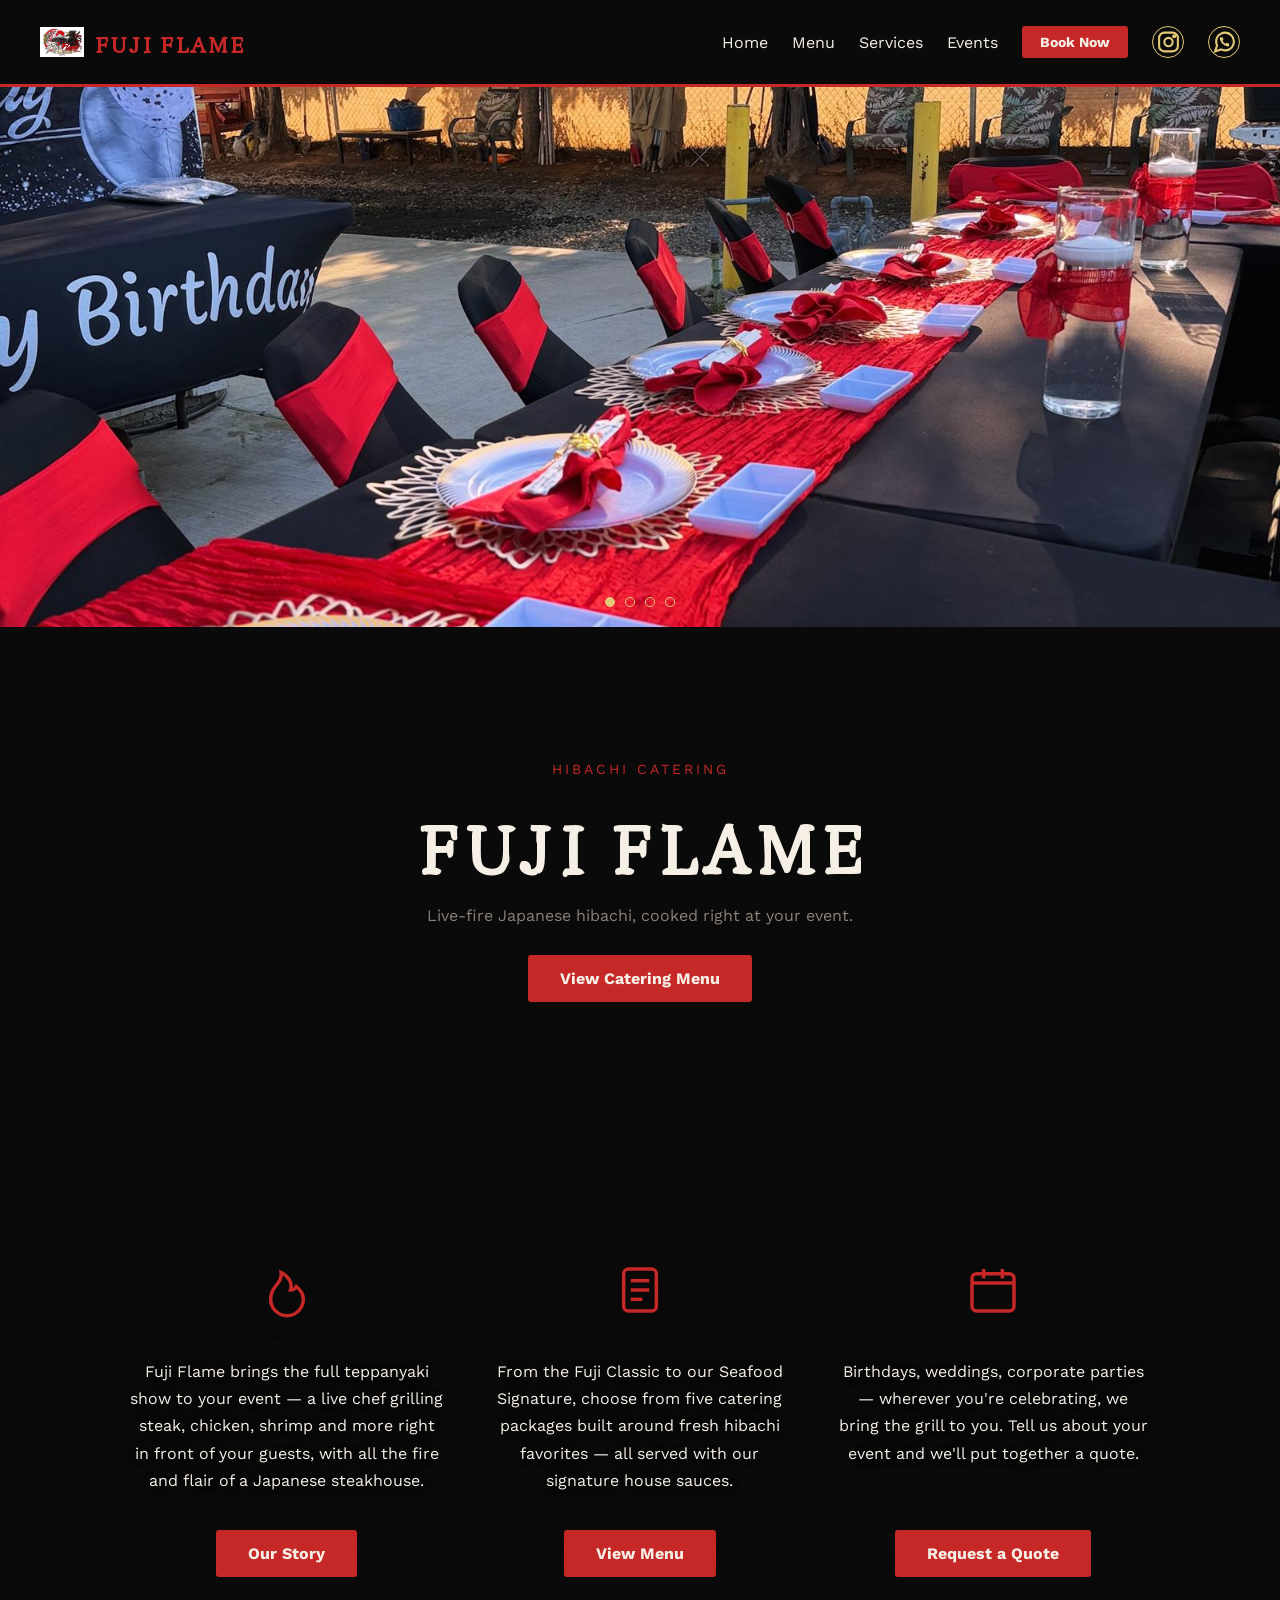
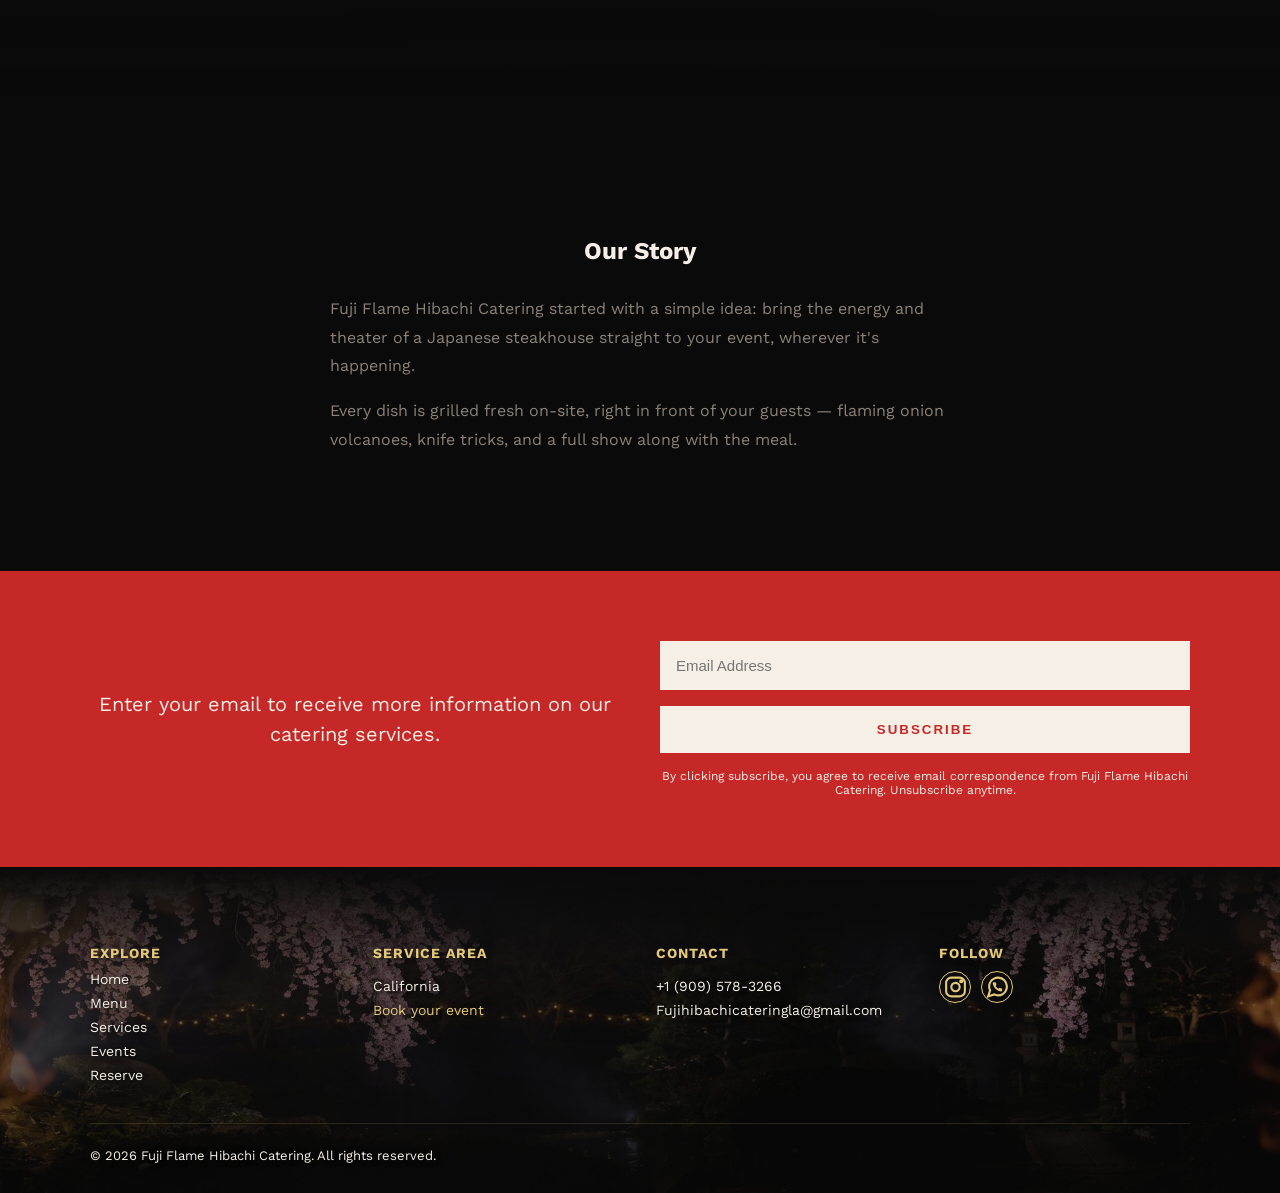
<file: index.html>
<!DOCTYPE html>
<html lang="en">
    <head>
        <meta charset="UTF-8">
        <meta name="viewport" content="width=device-width, initial-scale=1">
        <title>Fuji Flame Hibachi Catering | Live Hibachi Catering</title>
        <meta name="description" content="Fuji Flame Hibachi Catering brings live-fire Japanese hibachi cooking straight to your event. Catering packages for weddings, birthdays and corporate parties.">
        <link rel="stylesheet" href="style.css">
        <link rel="preconnect" href="https://fonts.googleapis.com">
        <link href="https://fonts.googleapis.com/css2?family=Yuji+Syuku&family=Work+Sans:wght@400;500;600&display=swap" rel="stylesheet">
    </head>
    <body>
        <header>
            <a href="index.html" class="logo">
                <img src="Imagenes/web/logo-emblem.png" alt="" class="logo-mark" width="44" height="44">
                <span>FUJI FLAME</span>
            </a>
            <button class="nav-toggle" id="navToggle" aria-expanded="false" aria-controls="siteNav" aria-label="Open menu">
                <svg viewBox="0 0 24 24" width="26" height="26" fill="none" stroke="currentColor" stroke-width="2">
                    <line x1="3" y1="6" x2="21" y2="6"></line>
                    <line x1="3" y1="12" x2="21" y2="12"></line>
                    <line x1="3" y1="18" x2="21" y2="18"></line>
                </svg>
            </button>
            <nav id="siteNav">
                <a href="index.html" aria-current="page">Home</a>
                <a href="menu.html">Menu</a>
                <a href="services.html">Services</a>
                <a href="events.html">Events</a>
                <a href="reserve.html" class="nav-cta">Book Now</a>
                <a href="https://www.instagram.com/fujihibachicateringla" class="social-icon" target="_blank" rel="noopener" aria-label="Instagram">
                    <svg viewBox="0 0 24 24" width="25" height="28" fill="none" stroke="currentColor" stroke-width="2">
                        <rect x="3" y="3" width="18" height="18" rx="5"></rect>
                        <circle cx="12" cy="12" r="4"></circle>
                        <circle cx="17.5" cy="6.5" r="1"></circle>
                    </svg>
                </a>
                <a href="https://wa.me/19095783266" class="social-icon" target="_blank" rel="noopener" aria-label="WhatsApp">
                    <svg viewBox="0 0 24 24" width="25" height="28" fill="none" stroke="currentColor" stroke-width="2">
                        <path d="M21 11.5a8.38 8.38 0 0 1-.9 3.8 8.5 8.5 0 0 1-7.6 4.7 8.38 8.38 0 0 1-3.8-.9L3 21l1.9-5.7a8.38 8.38 0 0 1-.9-3.8 8.5 8.5 0 0 1 4.7-7.6 8.38 8.38 0 0 1 3.8-.9h.5a8.48 8.48 0 0 1 8 8v.5z"></path>
                        <g transform="translate(6.5,6.5) scale(0.45)" stroke="none" fill="currentColor">
                            <path d="M22 16.92v3a2 2 0 0 1-2.18 2 19.79 19.79 0 0 1-8.63-3.07 19.5 19.5 0 0 1-6-6 19.79 19.79 0 0 1-3.07-8.67A2 2 0 0 1 4.11 2h3a2 2 0 0 1 2 1.72c.127.96.361 1.903.7 2.81a2 2 0 0 1-.45 2.11L8.09 9.91a16 16 0 0 0 6 6l1.27-1.27a2 2 0 0 1 2.11-.45c.907.339 1.85.573 2.81.7A2 2 0 0 1 22 16.92z"></path>
                        </g>
                    </svg>
                </a>
            </nav>
        </header>

        <section class="slider">
            <div class="slide active">
                <img class="slide-photo" src="Imagenes/web/event-14.jpg" alt="Live hibachi chef grilling at a Fuji Flame catering event">
            </div>
            <div class="slide">
                <img class="slide-photo" src="Imagenes/web/event-3.jpg" alt="Hibachi dish plated at a Fuji Flame event" loading="lazy">
            </div>
            <div class="slide">
                <img class="slide-photo" src="Imagenes/web/event-11.jpg" alt="Live hibachi show in front of guests" loading="lazy">
            </div>
            <div class="slide">
                <img class="slide-photo" src="Imagenes/web/event-23.jpg" alt="Hibachi chef cooking live at a catered event" loading="lazy">
            </div>

            <div class="slider-dots">
                <button class="dot active" data-index="0" aria-label="Slide 1"></button>
                <button class="dot" data-index="1" aria-label="Slide 2"></button>
                <button class="dot" data-index="2" aria-label="Slide 3"></button>
                <button class="dot" data-index="3" aria-label="Slide 4"></button>
            </div>
        </section>

        <section class="hero">
            <p class="tagline">Hibachi Catering</p>
            <h1>FUJI FLAME</h1>
            <p class="hero-text">Live-fire Japanese hibachi, cooked right at your event.</p>
            <a href="menu.html" class="btn">View Catering Menu</a>
        </section>

        <section class="features features--fire" id="featuresFire">
            <!-- decorative grill photo behind the 3 columns; fades in/out on scroll (see script.js) -->
            <div class="features-bg" aria-hidden="true"></div>

            <div class="feature reveal">
                <div class="feature-icon">
                    <svg viewBox="0 0 24 24" width="56" height="56" fill="none" stroke="currentColor" stroke-width="1.5">
                        <path d="M12 23a7 7 0 0 0 7-7c0-2-1-3.9-3-5.5-.5 1-1.5 1.5-2.5 1.5 1-3-1-6-4-7.5.5 3-1.5 4.5-2.5 6C5.8 12 5 14 5 16a7 7 0 0 0 7 7z"></path>
                    </svg>
                </div>
                <p>Fuji Flame brings the full teppanyaki show to your event — a live chef grilling steak, chicken, shrimp and more right in front of your guests, with all the fire and flair of a Japanese steakhouse.</p>
                <a href="#about" class="btn">Our Story</a>
            </div>

            <div class="feature reveal">
                <div class="feature-icon">
                    <svg viewBox="0 0 24 24" width="56" height="56" fill="none" stroke="currentColor" stroke-width="1.5">
                        <rect x="5" y="3" width="14" height="18" rx="2"></rect>
                        <line x1="8" y1="8" x2="16" y2="8"></line>
                        <line x1="8" y1="12" x2="16" y2="12"></line>
                        <line x1="8" y1="16" x2="13" y2="16"></line>
                    </svg>
                </div>
                <p>From the Fuji Classic to our Seafood Signature, choose from five catering packages built around fresh hibachi favorites — all served with our signature house sauces.</p>
                <a href="menu.html" class="btn">View Menu</a>
            </div>

            <div class="feature reveal">
                <div class="feature-icon">
                    <svg viewBox="0 0 24 24" width="56" height="56" fill="none" stroke="currentColor" stroke-width="1.5">
                        <rect x="3" y="5" width="18" height="16" rx="2"></rect>
                        <line x1="3" y1="9" x2="21" y2="9"></line>
                        <line x1="8" y1="3" x2="8" y2="7"></line>
                        <line x1="16" y1="3" x2="16" y2="7"></line>
                    </svg>
                </div>
                <p>Birthdays, weddings, corporate parties — wherever you're celebrating, we bring the grill to you. Tell us about your event and we'll put together a quote.</p>
                <a href="#contact" class="btn">Request a Quote</a>
            </div>
        </section>

        <section id="about" class="about reveal">
            <h2>Our Story</h2>
            <p>Fuji Flame Hibachi Catering started with a simple idea: bring the energy and theater of a Japanese steakhouse straight to your event, wherever it's happening.</p>
            <p>Every dish is grilled fresh on-site, right in front of your guests — flaming onion volcanoes, knife tricks, and a full show along with the meal.</p>
        </section>

        <section id="contact" class="newsletter">
            <div class="newsletter-inner">
                <p class="newsletter-text">Enter your email to receive more information on our catering services.</p>
                <form class="newsletter-form" id="newsletterForm" name="newsletter" method="POST" data-netlify="true" netlify-honeypot="bot-field" novalidate>
                    <input type="hidden" name="form-name" value="newsletter">
                    <p hidden><label>Leave this empty: <input name="bot-field"></label></p>
                    <input type="email" id="newsletter-email" name="email" placeholder="Email Address" aria-label="Email Address" required>
                    <button type="submit">Subscribe</button>
                    <p class="form-status" id="newsletterStatus" role="status" hidden></p>
                    <p class="newsletter-note">By clicking subscribe, you agree to receive email correspondence from Fuji Flame Hibachi Catering. Unsubscribe anytime.</p>
                </form>
            </div>
        </section>

        <footer class="site-footer">
            <div class="footer-columns">
                <div>
                    <h4>Explore</h4>
                    <nav class="footer-nav" aria-label="Footer">
                        <a href="index.html">Home</a>
                        <a href="menu.html">Menu</a>
                        <a href="services.html">Services</a>
                        <a href="events.html">Events</a>
                        <a href="reserve.html">Reserve</a>
                    </nav>
                </div>
                <div>
                    <h4>Service Area</h4>
                    <p>California<br><a href="reserve.html">Book your event</a></p>
                </div>
                <div>
                    <h4>Contact</h4>
                    <p>+1 (909) 578-3266<br>Fujihibachicateringla@gmail.com</p>
                </div>
                <div>
                    <h4>Follow</h4>
                    <div class="footer-social">
                        <a href="https://www.instagram.com/fujihibachicateringla" class="social-icon" target="_blank" rel="noopener" aria-label="Instagram">
                            <svg viewBox="0 0 24 24" width="25" height="28" fill="none" stroke="currentColor" stroke-width="2">
                                <rect x="3" y="3" width="18" height="18" rx="5"></rect>
                                <circle cx="12" cy="12" r="4"></circle>
                                <circle cx="17.5" cy="6.5" r="1"></circle>
                            </svg>
                        </a>
                        <a href="https://wa.me/19095783266" class="social-icon" target="_blank" rel="noopener" aria-label="WhatsApp">
                            <svg viewBox="0 0 24 24" width="25" height="28" fill="none" stroke="currentColor" stroke-width="2">
                                <path d="M21 11.5a8.38 8.38 0 0 1-.9 3.8 8.5 8.5 0 0 1-7.6 4.7 8.38 8.38 0 0 1-3.8-.9L3 21l1.9-5.7a8.38 8.38 0 0 1-.9-3.8 8.5 8.5 0 0 1 4.7-7.6 8.38 8.38 0 0 1 3.8-.9h.5a8.48 8.48 0 0 1 8 8v.5z"></path>
                                <g transform="translate(6.5,6.5) scale(0.45)" stroke="none" fill="currentColor">
                                    <path d="M22 16.92v3a2 2 0 0 1-2.18 2 19.79 19.79 0 0 1-8.63-3.07 19.5 19.5 0 0 1-6-6 19.79 19.79 0 0 1-3.07-8.67A2 2 0 0 1 4.11 2h3a2 2 0 0 1 2 1.72c.127.96.361 1.903.7 2.81a2 2 0 0 1-.45 2.11L8.09 9.91a16 16 0 0 0 6 6l1.27-1.27a2 2 0 0 1 2.11-.45c.907.339 1.85.573 2.81.7A2 2 0 0 1 22 16.92z"></path>
                                </g>
                            </svg>
                        </a>
                    </div>
                </div>
            </div>
            <div class="footer-bottom">
                <span>© 2026 Fuji Flame Hibachi Catering. All rights reserved.</span>
            </div>
        </footer>

        <script src="script.js"></script>
    </body>
</html>
</file>
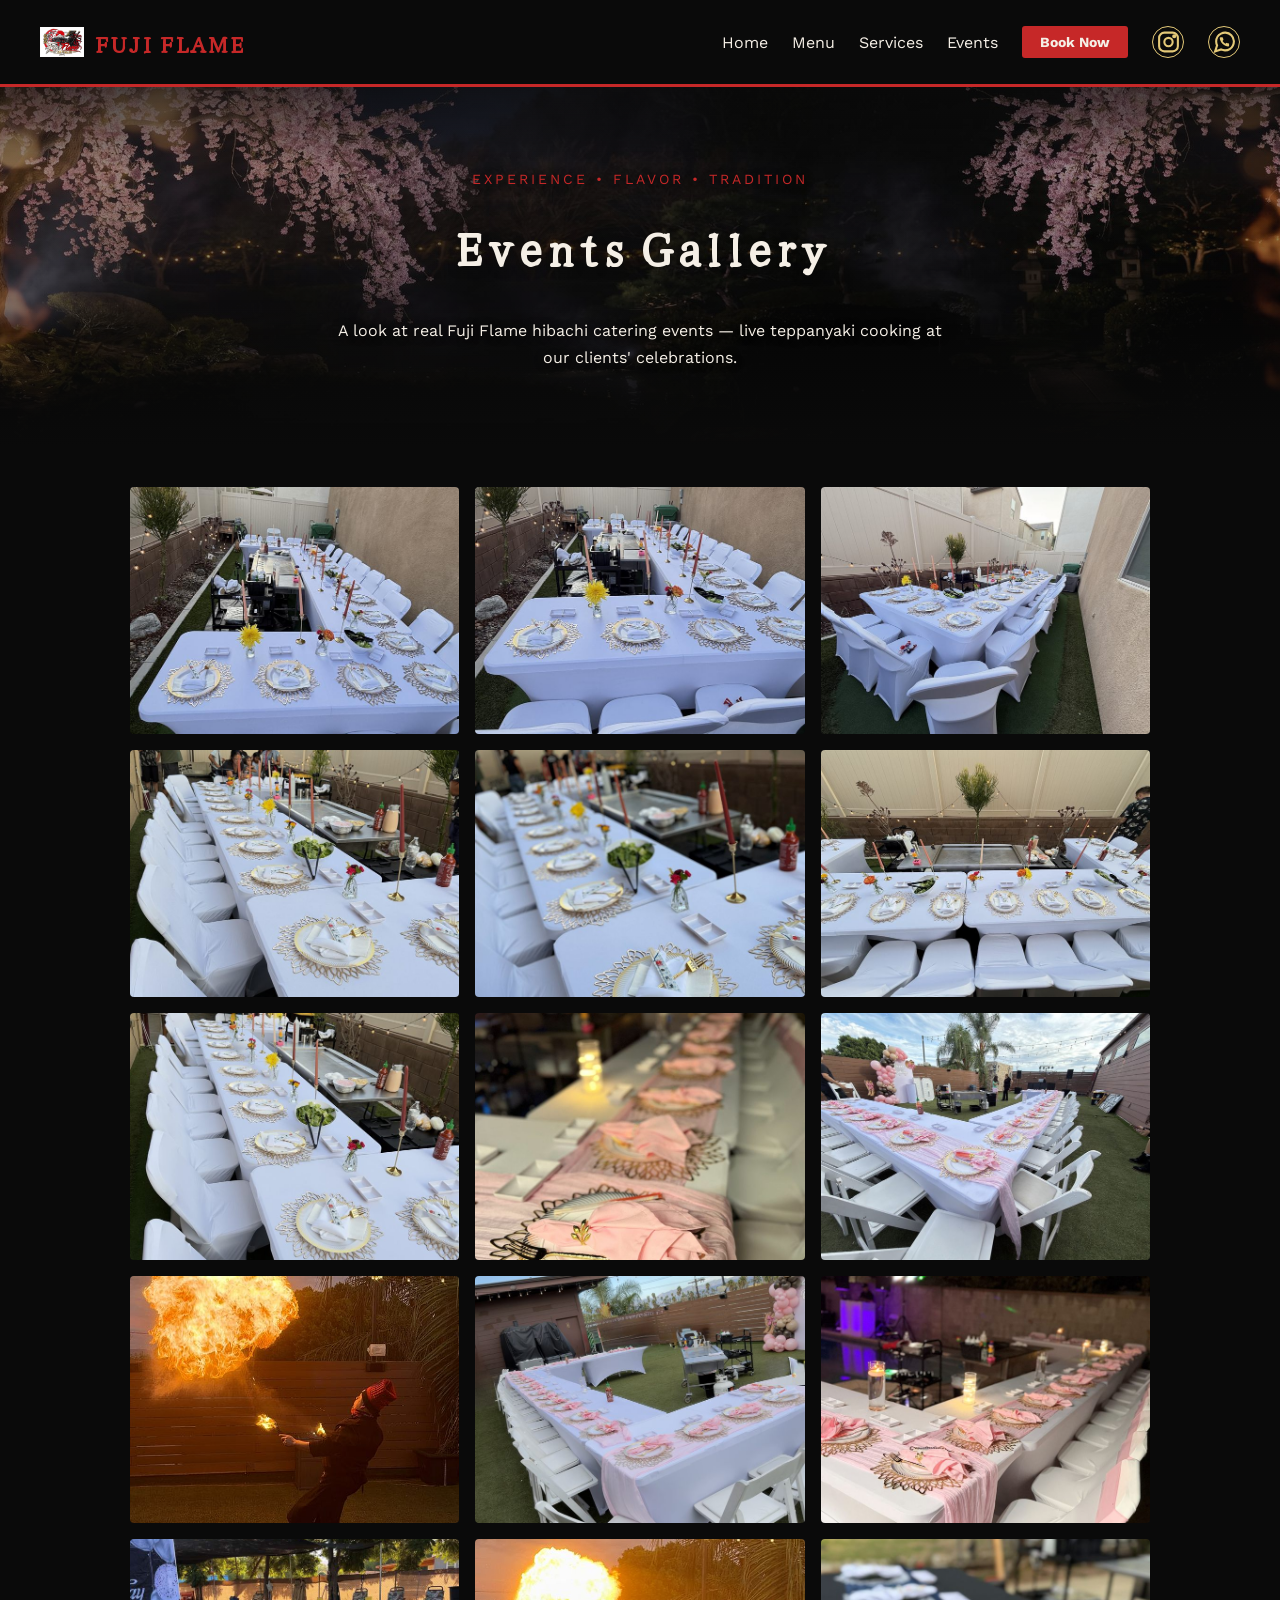
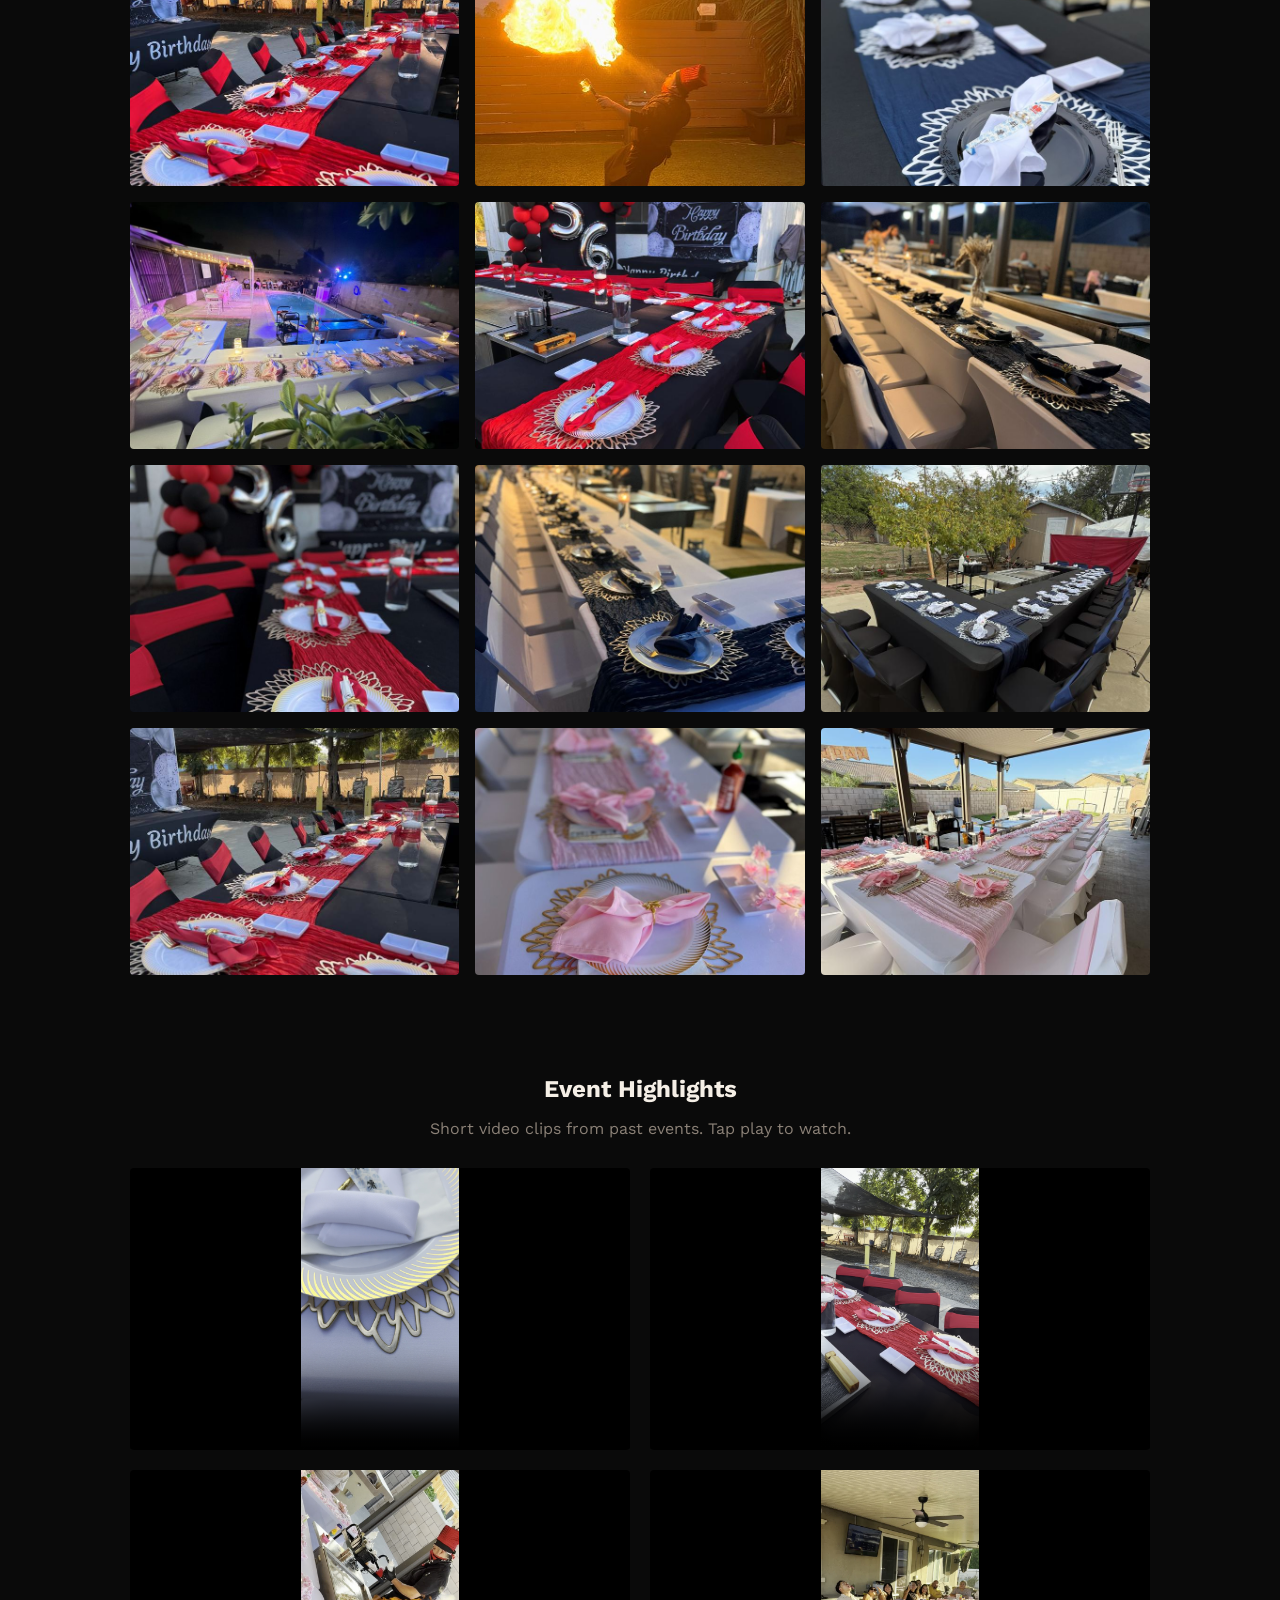
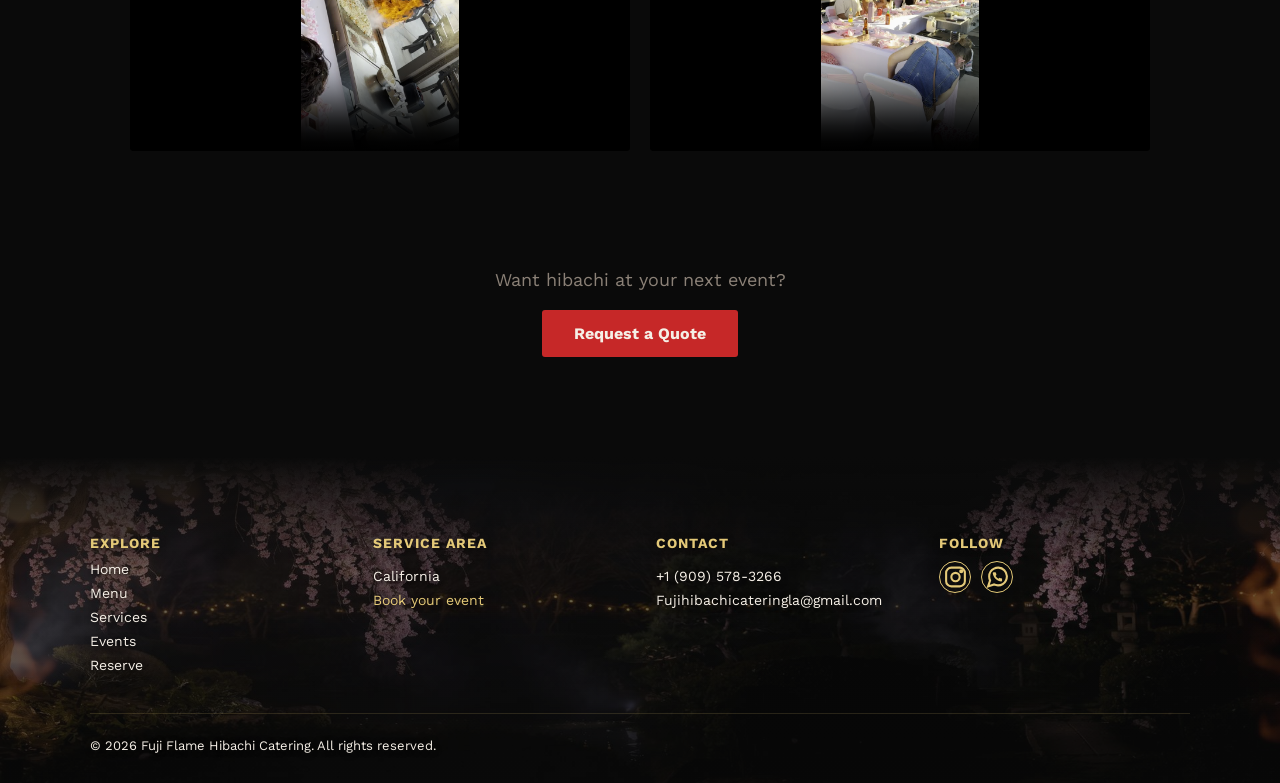
<file: events.html>
<!DOCTYPE html>
<html lang="en">
    <head>
        <meta charset="UTF-8">
        <meta name="viewport" content="width=device-width, initial-scale=1">
        <title>Events Gallery | Fuji Flame Hibachi Catering</title>
        <meta name="description" content="A photo gallery of real Fuji Flame hibachi catering events — live teppanyaki cooking at weddings, birthdays and parties.">
        <link rel="stylesheet" href="style.css">
        <link rel="preconnect" href="https://fonts.googleapis.com">
        <link href="https://fonts.googleapis.com/css2?family=Yuji+Syuku&family=Work+Sans:wght@400;500;600&display=swap" rel="stylesheet">
    </head>
<body>
    <header>
        <a href="index.html" class="logo">
            <img src="Imagenes/web/logo-emblem.png" alt="" class="logo-mark" width="44" height="44">
            <span>FUJI FLAME</span>
        </a>
        <button class="nav-toggle" id="navToggle" aria-expanded="false" aria-controls="siteNav" aria-label="Open menu">
            <svg viewBox="0 0 24 24" width="26" height="26" fill="none" stroke="currentColor" stroke-width="2">
                <line x1="3" y1="6" x2="21" y2="6"></line>
                <line x1="3" y1="12" x2="21" y2="12"></line>
                <line x1="3" y1="18" x2="21" y2="18"></line>
            </svg>
        </button>
        <nav id="siteNav">
            <a href="index.html">Home</a>
            <a href="menu.html">Menu</a>
            <a href="services.html">Services</a>
            <a href="events.html" aria-current="page">Events</a>
            <a href="reserve.html" class="nav-cta">Book Now</a>
            <a href="https://www.instagram.com/fujihibachicateringla" class="social-icon" target="_blank" rel="noopener" aria-label="Instagram">
                <svg viewBox="0 0 24 24" width="25" height="28" fill="none" stroke="currentColor" stroke-width="2">
                <rect x="3" y="3" width="18" height="18" rx="5"></rect>
                <circle cx="12" cy="12" r="4"></circle>
                <circle cx="17.5" cy="6.5" r="1"></circle>
                </svg>
            </a>
            <a href="https://wa.me/19095783266" class="social-icon" target="_blank" rel="noopener" aria-label="WhatsApp">
                <svg viewBox="0 0 24 24" width="25" height="28" fill="none" stroke="currentColor" stroke-width="2">
                <path d="M21 11.5a8.38 8.38 0 0 1-.9 3.8 8.5 8.5 0 0 1-7.6 4.7 8.38 8.38 0 0 1-3.8-.9L3 21l1.9-5.7a8.38 8.38 0 0 1-.9-3.8 8.5 8.5 0 0 1 4.7-7.6 8.38 8.38 0 0 1 3.8-.9h.5a8.48 8.48 0 0 1 8 8v.5z"></path>
                <g transform="translate(6.5,6.5) scale(0.45)" stroke="none" fill="currentColor">
                <path d="M22 16.92v3a2 2 0 0 1-2.18 2 19.79 19.79 0 0 1-8.63-3.07 19.5 19.5 0 0 1-6-6 19.79 19.79 0 0 1-3.07-8.67A2 2 0 0 1 4.11 2h3a2 2 0 0 1 2 1.72c.127.96.361 1.903.7 2.81a2 2 0 0 1-.45 2.11L8.09 9.91a16 16 0 0 0 6 6l1.27-1.27a2 2 0 0 1 2.11-.45c.907.339 1.85.573 2.81.7A2 2 0 0 1 22 16.92z"></path>
                </g>
                </svg>
            </a>
        </nav>
    </header>

    <section class="page-intro page-banner">
        <p class="tagline">Experience • Flavor • Tradition</p>
        <h1>Events Gallery</h1>
        <p class="page-intro-text">A look at real Fuji Flame hibachi catering events — live teppanyaki cooking at our clients' celebrations.</p>
    </section>

    <section class="events reveal">
        <div class="photo-grid">
            <img src="Imagenes/events/thumbs/event-1.jpg" data-large="Imagenes/events/large/event-1.jpg" alt="Fuji Flame hibachi catering event" class="photo-grid-item" tabindex="0">
            <img src="Imagenes/events/thumbs/event-2.jpg" data-large="Imagenes/events/large/event-2.jpg" alt="Fuji Flame hibachi catering event" class="photo-grid-item" tabindex="0" loading="lazy">
            <img src="Imagenes/events/thumbs/event-3.jpg" data-large="Imagenes/events/large/event-3.jpg" alt="Fuji Flame hibachi catering event" class="photo-grid-item" tabindex="0" loading="lazy">
            <img src="Imagenes/events/thumbs/event-4.jpg" data-large="Imagenes/events/large/event-4.jpg" alt="Fuji Flame hibachi catering event" class="photo-grid-item" tabindex="0" loading="lazy">
            <img src="Imagenes/events/thumbs/event-5.jpg" data-large="Imagenes/events/large/event-5.jpg" alt="Fuji Flame hibachi catering event" class="photo-grid-item" tabindex="0" loading="lazy">
            <img src="Imagenes/events/thumbs/event-7.jpg" data-large="Imagenes/events/large/event-7.jpg" alt="Fuji Flame hibachi catering event" class="photo-grid-item" tabindex="0" loading="lazy">
            <img src="Imagenes/events/thumbs/event-8.jpg" data-large="Imagenes/events/large/event-8.jpg" alt="Fuji Flame hibachi catering event" class="photo-grid-item" tabindex="0" loading="lazy">
            <img src="Imagenes/events/thumbs/event-9.jpg" data-large="Imagenes/events/large/event-9.jpg" alt="Fuji Flame hibachi catering event" class="photo-grid-item" tabindex="0" loading="lazy">
            <img src="Imagenes/events/thumbs/event-10.jpg" data-large="Imagenes/events/large/event-10.jpg" alt="Fuji Flame hibachi catering event" class="photo-grid-item" tabindex="0" loading="lazy">
            <img src="Imagenes/events/thumbs/event-11.jpg" data-large="Imagenes/events/large/event-11.jpg" alt="Fuji Flame hibachi catering event" class="photo-grid-item" tabindex="0" loading="lazy">
            <img src="Imagenes/events/thumbs/event-12.jpg" data-large="Imagenes/events/large/event-12.jpg" alt="Fuji Flame hibachi catering event" class="photo-grid-item" tabindex="0" loading="lazy">
            <img src="Imagenes/events/thumbs/event-13.jpg" data-large="Imagenes/events/large/event-13.jpg" alt="Fuji Flame hibachi catering event" class="photo-grid-item" tabindex="0" loading="lazy">
            <img src="Imagenes/events/thumbs/event-14.jpg" data-large="Imagenes/events/large/event-14.jpg" alt="Fuji Flame hibachi catering event" class="photo-grid-item" tabindex="0" loading="lazy">
            <img src="Imagenes/events/thumbs/event-15.jpg" data-large="Imagenes/events/large/event-15.jpg" alt="Fuji Flame hibachi catering event" class="photo-grid-item" tabindex="0" loading="lazy">
            <img src="Imagenes/events/thumbs/event-16.jpg" data-large="Imagenes/events/large/event-16.jpg" alt="Fuji Flame hibachi catering event" class="photo-grid-item" tabindex="0" loading="lazy">
            <img src="Imagenes/events/thumbs/event-17.jpg" data-large="Imagenes/events/large/event-17.jpg" alt="Fuji Flame hibachi catering event" class="photo-grid-item" tabindex="0" loading="lazy">
            <img src="Imagenes/events/thumbs/event-18.jpg" data-large="Imagenes/events/large/event-18.jpg" alt="Fuji Flame hibachi catering event" class="photo-grid-item" tabindex="0" loading="lazy">
            <img src="Imagenes/events/thumbs/event-19.jpg" data-large="Imagenes/events/large/event-19.jpg" alt="Fuji Flame hibachi catering event" class="photo-grid-item" tabindex="0" loading="lazy">
            <img src="Imagenes/events/thumbs/event-20.jpg" data-large="Imagenes/events/large/event-20.jpg" alt="Fuji Flame hibachi catering event" class="photo-grid-item" tabindex="0" loading="lazy">
            <img src="Imagenes/events/thumbs/event-21.jpg" data-large="Imagenes/events/large/event-21.jpg" alt="Fuji Flame hibachi catering event" class="photo-grid-item" tabindex="0" loading="lazy">
            <img src="Imagenes/events/thumbs/event-23.jpg" data-large="Imagenes/events/large/event-23.jpg" alt="Fuji Flame hibachi catering event" class="photo-grid-item" tabindex="0" loading="lazy">
            <img src="Imagenes/events/thumbs/event-24.jpg" data-large="Imagenes/events/large/event-24.jpg" alt="Fuji Flame hibachi catering event" class="photo-grid-item" tabindex="0" loading="lazy">
            <img src="Imagenes/events/thumbs/event-26.jpg" data-large="Imagenes/events/large/event-26.jpg" alt="Fuji Flame hibachi catering event" class="photo-grid-item" tabindex="0" loading="lazy">
            <img src="Imagenes/events/thumbs/event-27.jpg" data-large="Imagenes/events/large/event-27.jpg" alt="Fuji Flame hibachi catering event" class="photo-grid-item" tabindex="0" loading="lazy">
        </div>
    </section>

    <section class="events reveal">
        <h2>Event Highlights</h2>
        <p class="events-intro">Short video clips from past events. Tap play to watch.</p>
        <div class="video-grid">
            <video controls preload="none" poster="Imagenes/web/videos/event-6-poster.jpg" class="video-grid-item">
                <source src="Imagenes/web/videos/event-6.mp4" type="video/mp4">
                Your browser can't play this video. Try opening it in Safari or QuickTime.
            </video>
            <video controls preload="none" poster="Imagenes/web/videos/event-25-poster.jpg" class="video-grid-item">
                <source src="Imagenes/web/videos/event-25.mp4" type="video/mp4">
                Your browser can't play this video. Try opening it in Safari or QuickTime.
            </video>
            <video controls preload="none" poster="Imagenes/web/videos/event-28-poster.jpg" class="video-grid-item">
                <source src="Imagenes/web/videos/event-28.mp4" type="video/mp4">
                Your browser can't play this video. Try opening it in Safari or QuickTime.
            </video>
            <video controls preload="none" poster="Imagenes/web/videos/event-29-poster.jpg" class="video-grid-item">
                <source src="Imagenes/web/videos/event-29.mp4" type="video/mp4">
                Your browser can't play this video. Try opening it in Safari or QuickTime.
            </video>
        </div>
    </section>

    <section class="menu-cta">
        <p>Want hibachi at your next event?</p>
        <a href="reserve.html" class="btn">Request a Quote</a>
    </section>

    <footer class="site-footer">
        <div class="footer-columns">
            <div>
                <h4>Explore</h4>
                <nav class="footer-nav" aria-label="Footer">
                    <a href="index.html">Home</a>
                    <a href="menu.html">Menu</a>
                    <a href="services.html">Services</a>
                    <a href="events.html">Events</a>
                    <a href="reserve.html">Reserve</a>
                </nav>
            </div>
            <div>
                <h4>Service Area</h4>
                <p>California<br><a href="reserve.html">Book your event</a></p>
            </div>
            <div>
                <h4>Contact</h4>
                <p>+1 (909) 578-3266<br>Fujihibachicateringla@gmail.com</p>
            </div>
            <div>
                <h4>Follow</h4>
                <div class="footer-social">
                    <a href="https://www.instagram.com/fujihibachicateringla" class="social-icon" target="_blank" rel="noopener" aria-label="Instagram">
                        <svg viewBox="0 0 24 24" width="25" height="28" fill="none" stroke="currentColor" stroke-width="2">
                            <rect x="3" y="3" width="18" height="18" rx="5"></rect>
                            <circle cx="12" cy="12" r="4"></circle>
                            <circle cx="17.5" cy="6.5" r="1"></circle>
                        </svg>
                    </a>
                    <a href="https://wa.me/19095783266" class="social-icon" target="_blank" rel="noopener" aria-label="WhatsApp">
                        <svg viewBox="0 0 24 24" width="25" height="28" fill="none" stroke="currentColor" stroke-width="2">
                            <path d="M21 11.5a8.38 8.38 0 0 1-.9 3.8 8.5 8.5 0 0 1-7.6 4.7 8.38 8.38 0 0 1-3.8-.9L3 21l1.9-5.7a8.38 8.38 0 0 1-.9-3.8 8.5 8.5 0 0 1 4.7-7.6 8.38 8.38 0 0 1 3.8-.9h.5a8.48 8.48 0 0 1 8 8v.5z"></path>
                            <g transform="translate(6.5,6.5) scale(0.45)" stroke="none" fill="currentColor">
                                <path d="M22 16.92v3a2 2 0 0 1-2.18 2 19.79 19.79 0 0 1-8.63-3.07 19.5 19.5 0 0 1-6-6 19.79 19.79 0 0 1-3.07-8.67A2 2 0 0 1 4.11 2h3a2 2 0 0 1 2 1.72c.127.96.361 1.903.7 2.81a2 2 0 0 1-.45 2.11L8.09 9.91a16 16 0 0 0 6 6l1.27-1.27a2 2 0 0 1 2.11-.45c.907.339 1.85.573 2.81.7A2 2 0 0 1 22 16.92z"></path>
                            </g>
                        </svg>
                    </a>
                </div>
            </div>
        </div>
        <div class="footer-bottom">
            <span>© 2026 Fuji Flame Hibachi Catering. All rights reserved.</span>
        </div>
    </footer>

    <script src="script.js"></script>
    <script src="events.js"></script>
</body>
</html>
</file>
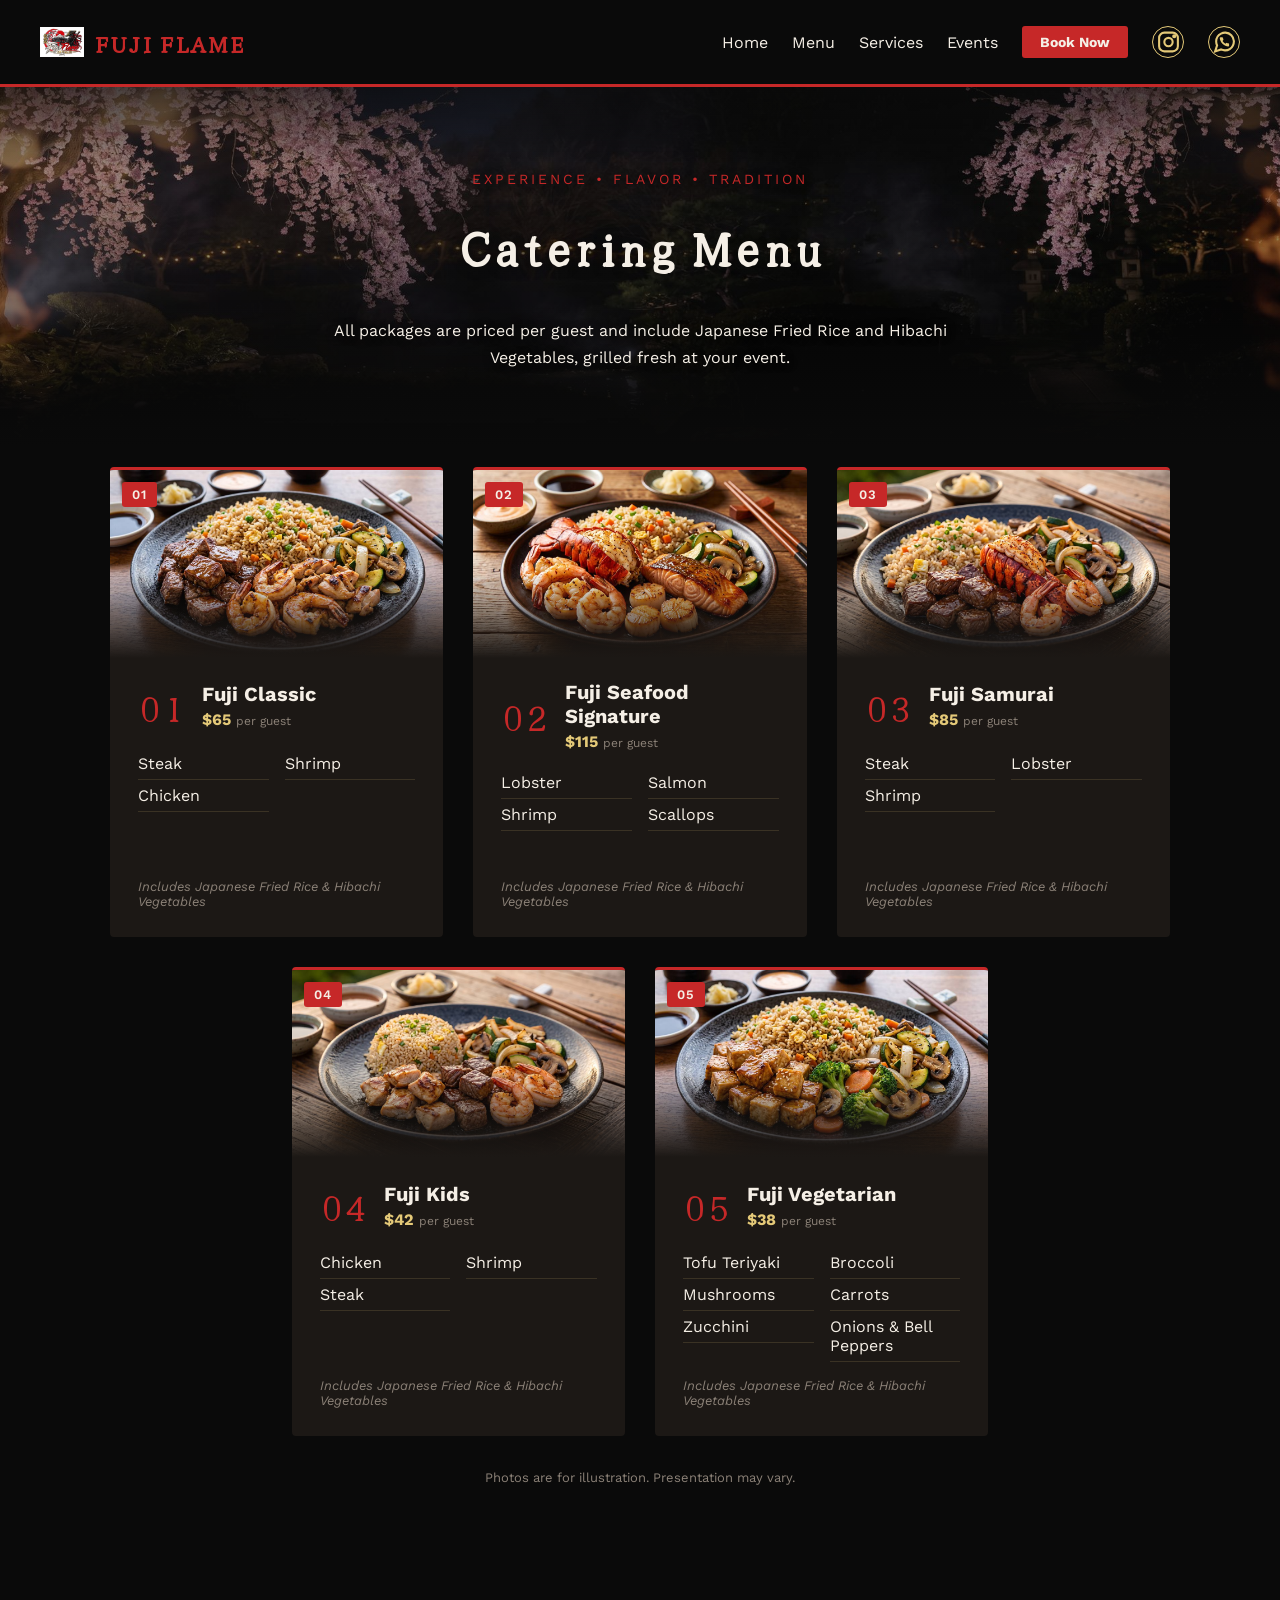
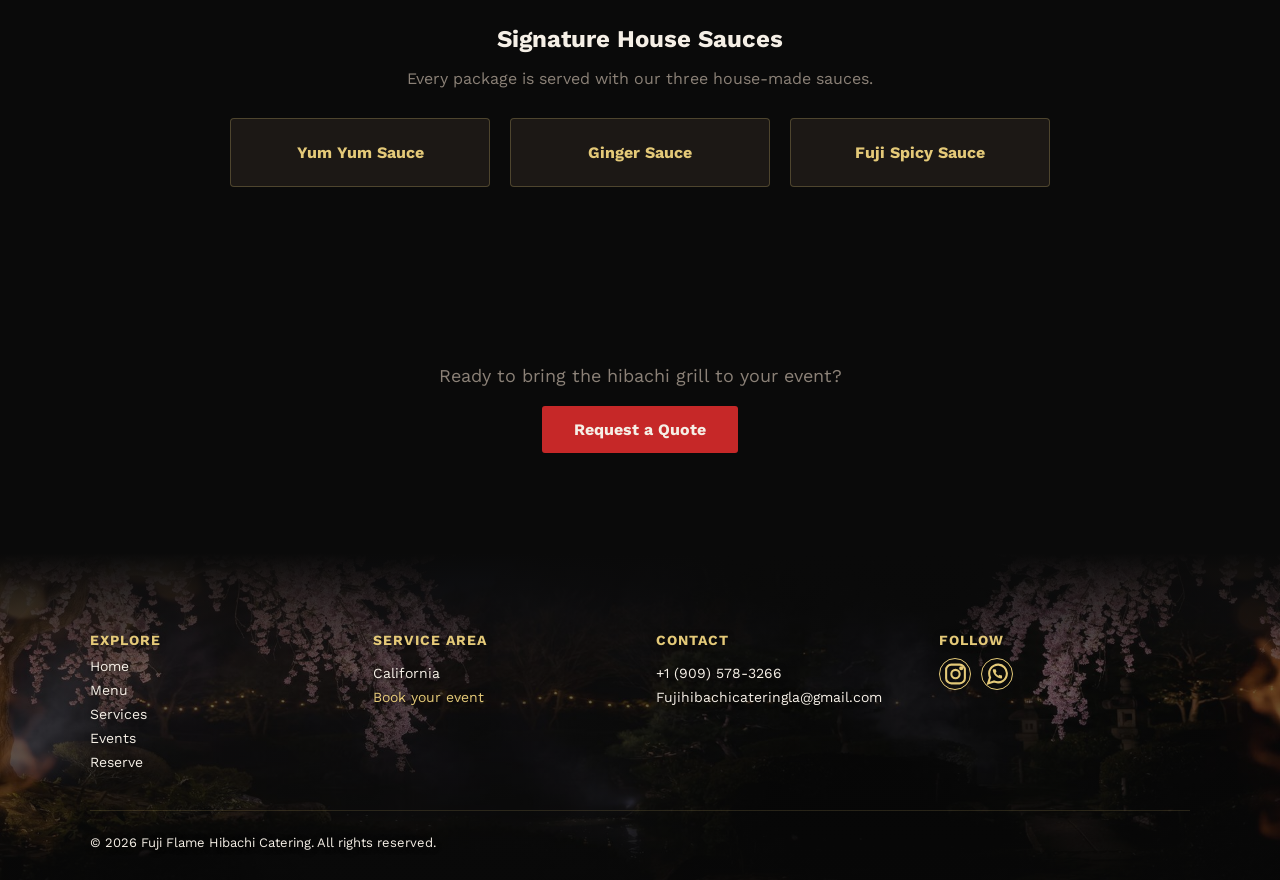
<file: menu.html>
<!DOCTYPE html>
<html lang="en">
    <head>
        <meta charset="UTF-8">
        <meta name="viewport" content="width=device-width, initial-scale=1">
        <title>Catering Menu | Fuji Flame Hibachi Catering</title>
        <meta name="description" content="Five live hibachi catering packages from Fuji Flame, priced per guest — Fuji Classic, Seafood Signature, Samurai, Kids and Vegetarian.">
        <link rel="stylesheet" href="style.css">
        <link rel="preconnect" href="https://fonts.googleapis.com">
        <link href="https://fonts.googleapis.com/css2?family=Yuji+Syuku&family=Work+Sans:wght@400;500;600&display=swap" rel="stylesheet">
    </head>
<body>
    <header>
        <a href="index.html" class="logo">
            <img src="Imagenes/web/logo-emblem.png" alt="" class="logo-mark" width="44" height="44">
            <span>FUJI FLAME</span>
        </a>
        <button class="nav-toggle" id="navToggle" aria-expanded="false" aria-controls="siteNav" aria-label="Open menu">
            <svg viewBox="0 0 24 24" width="26" height="26" fill="none" stroke="currentColor" stroke-width="2">
                <line x1="3" y1="6" x2="21" y2="6"></line>
                <line x1="3" y1="12" x2="21" y2="12"></line>
                <line x1="3" y1="18" x2="21" y2="18"></line>
            </svg>
        </button>
        <nav id="siteNav">
            <a href="index.html">Home</a>
            <a href="menu.html" aria-current="page">Menu</a>
            <a href="services.html">Services</a>
            <a href="events.html">Events</a>
            <a href="reserve.html" class="nav-cta">Book Now</a>
            <a href="https://www.instagram.com/fujihibachicateringla" class="social-icon" target="_blank" rel="noopener" aria-label="Instagram">
                <svg viewBox="0 0 24 24" width="25" height="28" fill="none" stroke="currentColor" stroke-width="2">
                <rect x="3" y="3" width="18" height="18" rx="5"></rect>
                <circle cx="12" cy="12" r="4"></circle>
                <circle cx="17.5" cy="6.5" r="1"></circle>
                </svg>
            </a>
            <a href="https://wa.me/19095783266" class="social-icon" target="_blank" rel="noopener" aria-label="WhatsApp">
                <svg viewBox="0 0 24 24" width="25" height="28" fill="none" stroke="currentColor" stroke-width="2">
                <path d="M21 11.5a8.38 8.38 0 0 1-.9 3.8 8.5 8.5 0 0 1-7.6 4.7 8.38 8.38 0 0 1-3.8-.9L3 21l1.9-5.7a8.38 8.38 0 0 1-.9-3.8 8.5 8.5 0 0 1 4.7-7.6 8.38 8.38 0 0 1 3.8-.9h.5a8.48 8.48 0 0 1 8 8v.5z"></path>
                <g transform="translate(6.5,6.5) scale(0.45)" stroke="none" fill="currentColor">
                <path d="M22 16.92v3a2 2 0 0 1-2.18 2 19.79 19.79 0 0 1-8.63-3.07 19.5 19.5 0 0 1-6-6 19.79 19.79 0 0 1-3.07-8.67A2 2 0 0 1 4.11 2h3a2 2 0 0 1 2 1.72c.127.96.361 1.903.7 2.81a2 2 0 0 1-.45 2.11L8.09 9.91a16 16 0 0 0 6 6l1.27-1.27a2 2 0 0 1 2.11-.45c.907.339 1.85.573 2.81.7A2 2 0 0 1 22 16.92z"></path>
                </g>
                </svg>
            </a>
        </nav>
    </header>

    <section class="page-intro page-banner">
        <p class="tagline">Experience • Flavor • Tradition</p>
        <h1>Catering Menu</h1>
        <p class="page-intro-text">All packages are priced per guest and include Japanese Fried Rice and Hibachi Vegetables, grilled fresh at your event.</p>
    </section>

    <section class="packages">
        <div class="package-card reveal">
            <div class="package-photo">
                <img src="Imagenes/web/menu/menu-01-fuji-classic.jpg" width="1200" height="670" loading="lazy" alt="Hibachi plate with glazed steak cubes, grilled shrimp and chicken, served with fried rice and grilled zucchini, onions and mushrooms">
                <span class="package-badge" aria-hidden="true">01</span>
            </div>
            <div class="package-head">
                <span class="package-number">01</span>
                <div>
                    <h2 class="package-name">Fuji Classic</h2>
                    <span class="package-price">$65 <small>per guest</small></span>
                </div>
            </div>
            <ul class="package-items">
                <li>Steak</li>
                <li>Chicken</li>
                <li>Shrimp</li>
            </ul>
            <p class="package-note">Includes Japanese Fried Rice &amp; Hibachi Vegetables</p>
        </div>

        <div class="package-card reveal">
            <div class="package-photo">
                <img src="Imagenes/web/menu/menu-02-fuji-seafood.jpg" width="1200" height="670" loading="lazy" alt="Hibachi plate with a grilled lobster tail, shrimp, seared scallops and a salmon fillet, served with fried rice and grilled zucchini, onions and mushrooms">
                <span class="package-badge" aria-hidden="true">02</span>
            </div>
            <div class="package-head">
                <span class="package-number">02</span>
                <div>
                    <h2 class="package-name">Fuji Seafood Signature</h2>
                    <span class="package-price">$115 <small>per guest</small></span>
                </div>
            </div>
            <ul class="package-items">
                <li>Lobster</li>
                <li>Shrimp</li>
                <li>Salmon</li>
                <li>Scallops</li>
            </ul>
            <p class="package-note">Includes Japanese Fried Rice &amp; Hibachi Vegetables</p>
        </div>

        <div class="package-card reveal">
            <div class="package-photo">
                <img src="Imagenes/web/menu/menu-03-fuji-samurai.jpg" width="1200" height="670" loading="lazy" alt="Hibachi plate with glazed steak cubes, a grilled lobster tail and shrimp, served with fried rice and grilled zucchini, onions and mushrooms">
                <span class="package-badge" aria-hidden="true">03</span>
            </div>
            <div class="package-head">
                <span class="package-number">03</span>
                <div>
                    <h2 class="package-name">Fuji Samurai</h2>
                    <span class="package-price">$85 <small>per guest</small></span>
                </div>
            </div>
            <ul class="package-items">
                <li>Steak</li>
                <li>Shrimp</li>
                <li>Lobster</li>
            </ul>
            <p class="package-note">Includes Japanese Fried Rice &amp; Hibachi Vegetables</p>
        </div>

        <div class="package-card reveal">
            <div class="package-photo">
                <img src="Imagenes/web/menu/menu-04-fuji-kids.jpg" width="1200" height="670" loading="lazy" alt="Hibachi plate with grilled chicken, steak cubes and shrimp, served with fried rice and grilled zucchini, onions and mushrooms">
                <span class="package-badge" aria-hidden="true">04</span>
            </div>
            <div class="package-head">
                <span class="package-number">04</span>
                <div>
                    <h2 class="package-name">Fuji Kids</h2>
                    <span class="package-price">$42 <small>per guest</small></span>
                </div>
            </div>
            <ul class="package-items">
                <li>Chicken</li>
                <li>Steak</li>
                <li>Shrimp</li>
            </ul>
            <p class="package-note">Includes Japanese Fried Rice &amp; Hibachi Vegetables</p>
        </div>

        <div class="package-card reveal">
            <div class="package-photo">
                <img src="Imagenes/web/menu/menu-05-fuji-vegetarian.jpg" width="1200" height="670" loading="lazy" alt="Hibachi plate with sesame teriyaki tofu, broccoli, carrots, mushrooms, zucchini and onions, served with fried rice">
                <span class="package-badge" aria-hidden="true">05</span>
            </div>
            <div class="package-head">
                <span class="package-number">05</span>
                <div>
                    <h2 class="package-name">Fuji Vegetarian</h2>
                    <span class="package-price">$38 <small>per guest</small></span>
                </div>
            </div>
            <ul class="package-items">
                <li>Tofu Teriyaki</li>
                <li>Mushrooms</li>
                <li>Zucchini</li>
                <li>Broccoli</li>
                <li>Carrots</li>
                <li>Onions &amp; Bell Peppers</li>
            </ul>
            <p class="package-note">Includes Japanese Fried Rice &amp; Hibachi Vegetables</p>
        </div>

        <p class="menu-photo-note">Photos are for illustration. Presentation may vary.</p>
    </section>

    <section class="sauces reveal">
        <h2>Signature House Sauces</h2>
        <p class="sauces-intro">Every package is served with our three house-made sauces.</p>
        <div class="sauces-grid">
            <div class="sauce-card">
                <h3>Yum Yum Sauce</h3>
            </div>
            <div class="sauce-card">
                <h3>Ginger Sauce</h3>
            </div>
            <div class="sauce-card">
                <h3>Fuji Spicy Sauce</h3>
            </div>
        </div>
    </section>

    <section class="menu-cta">
        <p>Ready to bring the hibachi grill to your event?</p>
        <a href="reserve.html" class="btn">Request a Quote</a>
    </section>

    <footer class="site-footer">
        <div class="footer-columns">
            <div>
                <h4>Explore</h4>
                <nav class="footer-nav" aria-label="Footer">
                    <a href="index.html">Home</a>
                    <a href="menu.html">Menu</a>
                    <a href="services.html">Services</a>
                    <a href="events.html">Events</a>
                    <a href="reserve.html">Reserve</a>
                </nav>
            </div>
            <div>
                <h4>Service Area</h4>
                <p>California<br><a href="reserve.html">Book your event</a></p>
            </div>
            <div>
                <h4>Contact</h4>
                <p>+1 (909) 578-3266<br>Fujihibachicateringla@gmail.com</p>
            </div>
            <div>
                <h4>Follow</h4>
                <div class="footer-social">
                    <a href="https://www.instagram.com/fujihibachicateringla" class="social-icon" target="_blank" rel="noopener" aria-label="Instagram">
                        <svg viewBox="0 0 24 24" width="25" height="28" fill="none" stroke="currentColor" stroke-width="2">
                            <rect x="3" y="3" width="18" height="18" rx="5"></rect>
                            <circle cx="12" cy="12" r="4"></circle>
                            <circle cx="17.5" cy="6.5" r="1"></circle>
                        </svg>
                    </a>
                    <a href="https://wa.me/19095783266" class="social-icon" target="_blank" rel="noopener" aria-label="WhatsApp">
                        <svg viewBox="0 0 24 24" width="25" height="28" fill="none" stroke="currentColor" stroke-width="2">
                            <path d="M21 11.5a8.38 8.38 0 0 1-.9 3.8 8.5 8.5 0 0 1-7.6 4.7 8.38 8.38 0 0 1-3.8-.9L3 21l1.9-5.7a8.38 8.38 0 0 1-.9-3.8 8.5 8.5 0 0 1 4.7-7.6 8.38 8.38 0 0 1 3.8-.9h.5a8.48 8.48 0 0 1 8 8v.5z"></path>
                            <g transform="translate(6.5,6.5) scale(0.45)" stroke="none" fill="currentColor">
                                <path d="M22 16.92v3a2 2 0 0 1-2.18 2 19.79 19.79 0 0 1-8.63-3.07 19.5 19.5 0 0 1-6-6 19.79 19.79 0 0 1-3.07-8.67A2 2 0 0 1 4.11 2h3a2 2 0 0 1 2 1.72c.127.96.361 1.903.7 2.81a2 2 0 0 1-.45 2.11L8.09 9.91a16 16 0 0 0 6 6l1.27-1.27a2 2 0 0 1 2.11-.45c.907.339 1.85.573 2.81.7A2 2 0 0 1 22 16.92z"></path>
                            </g>
                        </svg>
                    </a>
                </div>
            </div>
        </div>
        <div class="footer-bottom">
            <span>© 2026 Fuji Flame Hibachi Catering. All rights reserved.</span>
        </div>
    </footer>

    <script src="script.js"></script>
</body>
</html>
</file>
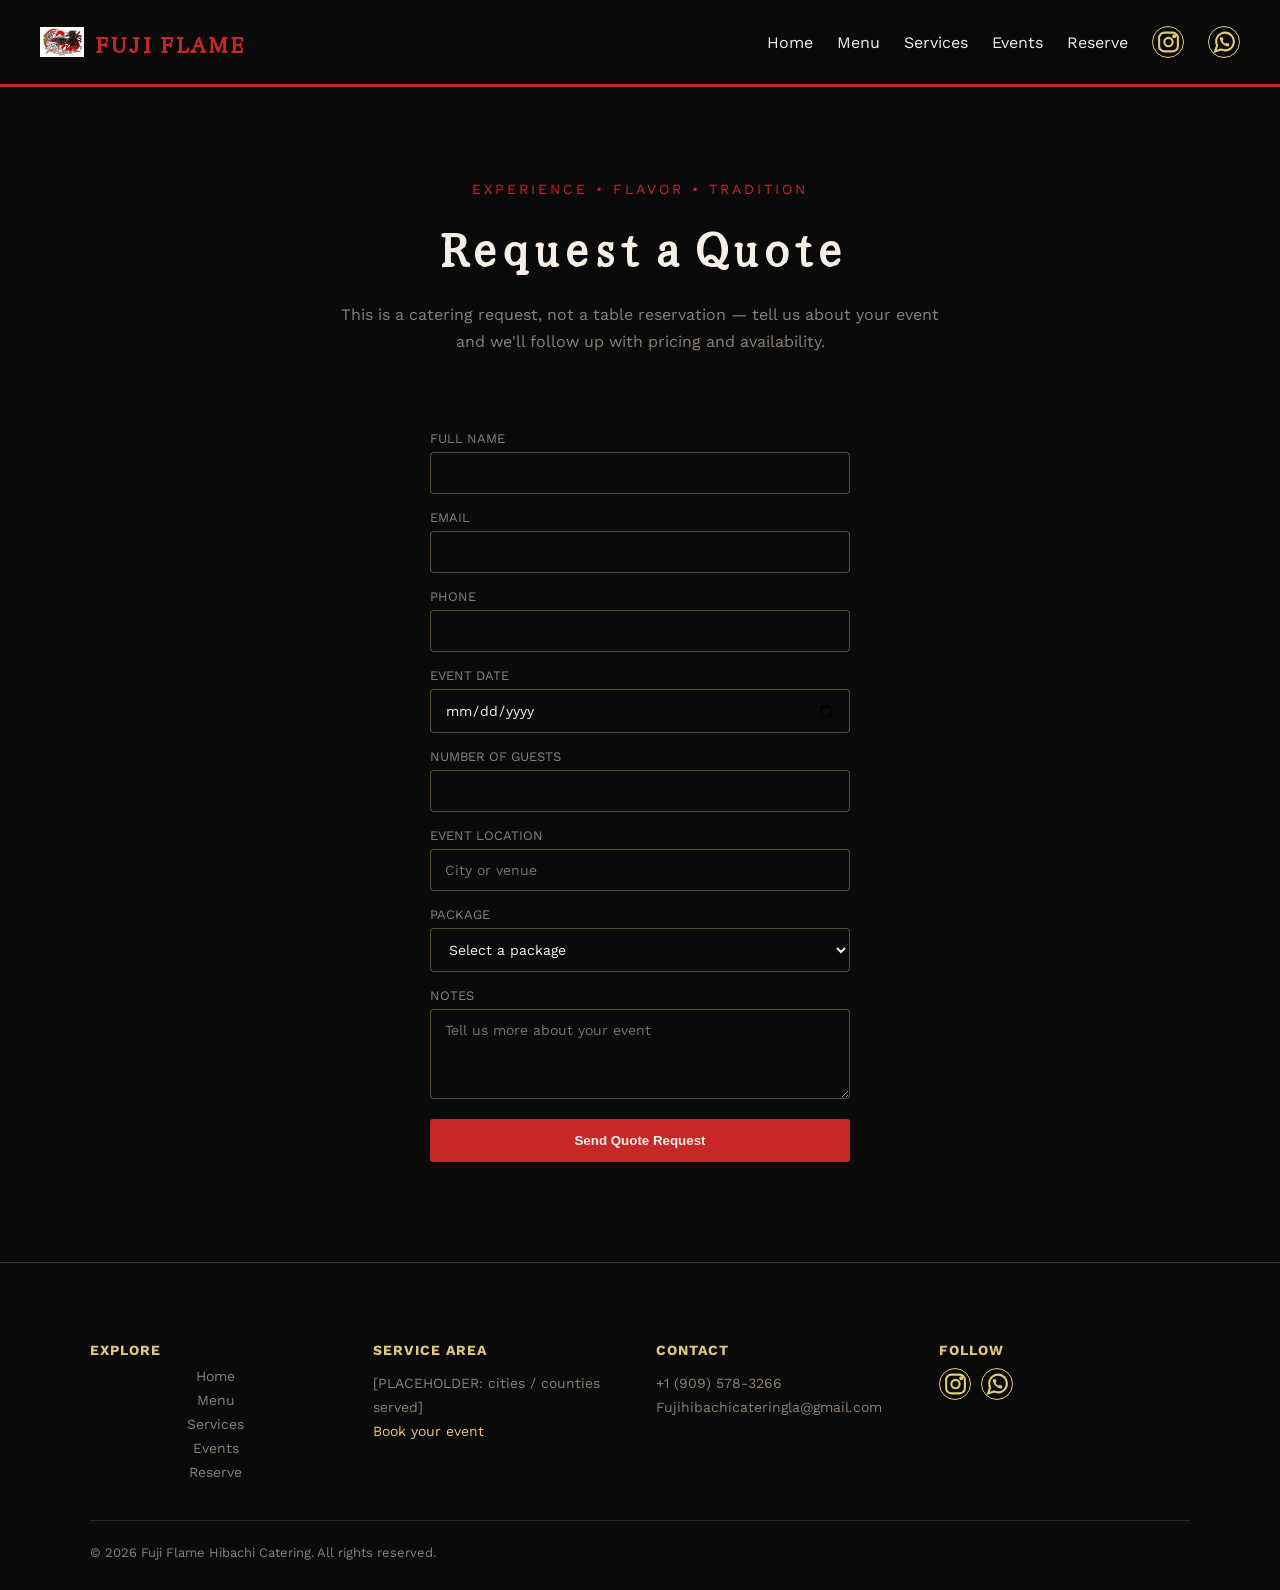
<file: reserve.backup.html>
<!DOCTYPE html>
<html lang="en">
    <head>
        <meta charset="UTF-8">
        <meta name="viewport" content="width=device-width, initial-scale=1">
        <title>Request a Quote | Fuji Flame Hibachi Catering</title>
        <meta name="description" content="Request a catering quote from Fuji Flame Hibachi Catering. Tell us your event date, guest count and package, and we'll get back to you.">
        <link rel="stylesheet" href="style.css">
        <link rel="preconnect" href="https://fonts.googleapis.com">
        <link href="https://fonts.googleapis.com/css2?family=Yuji+Syuku&family=Work+Sans:wght@400;500;600&display=swap" rel="stylesheet">
    </head>
<body>
    <header>
        <a href="index.html" class="logo">
            <img src="Imagenes/web/logo-emblem.png" alt="" class="logo-mark" width="44" height="44">
            <span>FUJI FLAME</span>
        </a>
        <button class="nav-toggle" id="navToggle" aria-expanded="false" aria-controls="siteNav" aria-label="Open menu">
            <svg viewBox="0 0 24 24" width="26" height="26" fill="none" stroke="currentColor" stroke-width="2">
                <line x1="3" y1="6" x2="21" y2="6"></line>
                <line x1="3" y1="12" x2="21" y2="12"></line>
                <line x1="3" y1="18" x2="21" y2="18"></line>
            </svg>
        </button>
        <nav id="siteNav">
            <a href="index.html">Home</a>
            <a href="menu.html">Menu</a>
            <a href="services.html">Services</a>
            <a href="events.html">Events</a>
            <a href="reserve.html" aria-current="page">Reserve</a>
            <a href="https://www.instagram.com/fujihibachicateringla" class="social-icon" target="_blank" rel="noopener" aria-label="Instagram">
                <svg viewBox="0 0 24 24" width="25" height="28" fill="none" stroke="currentColor" stroke-width="2">
                <rect x="3" y="3" width="18" height="18" rx="5"></rect>
                <circle cx="12" cy="12" r="4"></circle>
                <circle cx="17.5" cy="6.5" r="1"></circle>
                </svg>
            </a>
            <a href="https://wa.me/19095783266" class="social-icon" target="_blank" rel="noopener" aria-label="WhatsApp">
                <svg viewBox="0 0 24 24" width="25" height="28" fill="none" stroke="currentColor" stroke-width="2">
                <path d="M21 11.5a8.38 8.38 0 0 1-.9 3.8 8.5 8.5 0 0 1-7.6 4.7 8.38 8.38 0 0 1-3.8-.9L3 21l1.9-5.7a8.38 8.38 0 0 1-.9-3.8 8.5 8.5 0 0 1 4.7-7.6 8.38 8.38 0 0 1 3.8-.9h.5a8.48 8.48 0 0 1 8 8v.5z"></path>
                <g transform="translate(6.5,6.5) scale(0.45)" stroke="none" fill="currentColor">
                <path d="M22 16.92v3a2 2 0 0 1-2.18 2 19.79 19.79 0 0 1-8.63-3.07 19.5 19.5 0 0 1-6-6 19.79 19.79 0 0 1-3.07-8.67A2 2 0 0 1 4.11 2h3a2 2 0 0 1 2 1.72c.127.96.361 1.903.7 2.81a2 2 0 0 1-.45 2.11L8.09 9.91a16 16 0 0 0 6 6l1.27-1.27a2 2 0 0 1 2.11-.45c.907.339 1.85.573 2.81.7A2 2 0 0 1 22 16.92z"></path>
                </g>
                </svg>
            </a>
        </nav>
    </header>

    <section class="page-intro">
        <p class="tagline">Experience • Flavor • Tradition</p>
        <h1>Request a Quote</h1>
        <p class="page-intro-text">This is a catering request, not a table reservation — tell us about your event and we'll follow up with pricing and availability.</p>
    </section>

    <section class="contact reveal">
        <form id="reserveForm" action="https://formspree.io/f/YOUR_RESERVE_FORM_ID" method="POST" novalidate>
            <div>
                <label for="res-name">Full Name</label>
                <input type="text" id="res-name" name="name" required>
            </div>
            <div>
                <label for="res-email">Email</label>
                <input type="email" id="res-email" name="email" required>
            </div>
            <div>
                <label for="res-phone">Phone</label>
                <input type="tel" id="res-phone" name="phone" required>
            </div>
            <div>
                <label for="res-date">Event Date</label>
                <input type="date" id="res-date" name="eventDate" required>
            </div>
            <div>
                <label for="res-guests">Number of Guests</label>
                <input type="number" id="res-guests" name="guests" min="1" required>
            </div>
            <div>
                <label for="res-location">Event Location</label>
                <input type="text" id="res-location" name="location" placeholder="City or venue" required>
            </div>
            <div>
                <label for="res-package">Package</label>
                <select id="res-package" name="package" required>
                    <option value="" disabled selected>Select a package</option>
                    <option value="Fuji Classic ($65/guest)">01 Fuji Classic — $65/guest</option>
                    <option value="Fuji Seafood Signature ($115/guest)">02 Fuji Seafood Signature — $115/guest</option>
                    <option value="Fuji Samurai ($85/guest)">03 Fuji Samurai — $85/guest</option>
                    <option value="Fuji Kids ($42/guest)">04 Fuji Kids — $42/guest</option>
                    <option value="Fuji Vegetarian ($38/guest)">05 Fuji Vegetarian — $38/guest</option>
                    <option value="Not sure yet">Not sure yet</option>
                </select>
            </div>
            <div>
                <label for="res-notes">Notes</label>
                <textarea id="res-notes" name="notes" rows="4" placeholder="Tell us more about your event"></textarea>
            </div>
            <button type="submit">Send Quote Request</button>
            <p class="form-status" id="reserveStatus" role="status" hidden></p>
        </form>
    </section>

    <footer>
        <div class="footer-columns">
            <div>
                <h4>Explore</h4>
                <nav class="footer-nav" aria-label="Footer">
                    <a href="index.html">Home</a>
                    <a href="menu.html">Menu</a>
                    <a href="services.html">Services</a>
                    <a href="events.html">Events</a>
                    <a href="reserve.html">Reserve</a>
                </nav>
            </div>
            <div>
                <h4>Service Area</h4>
                <p>[PLACEHOLDER: cities / counties served]<br><a href="reserve.html">Book your event</a></p>
            </div>
            <div>
                <h4>Contact</h4>
                <p>+1 (909) 578-3266<br>Fujihibachicateringla@gmail.com</p>
            </div>
            <div>
                <h4>Follow</h4>
                <div class="footer-social">
                    <a href="https://www.instagram.com/fujihibachicateringla" class="social-icon" target="_blank" rel="noopener" aria-label="Instagram">
                        <svg viewBox="0 0 24 24" width="25" height="28" fill="none" stroke="currentColor" stroke-width="2">
                            <rect x="3" y="3" width="18" height="18" rx="5"></rect>
                            <circle cx="12" cy="12" r="4"></circle>
                            <circle cx="17.5" cy="6.5" r="1"></circle>
                        </svg>
                    </a>
                    <a href="https://wa.me/19095783266" class="social-icon" target="_blank" rel="noopener" aria-label="WhatsApp">
                        <svg viewBox="0 0 24 24" width="25" height="28" fill="none" stroke="currentColor" stroke-width="2">
                            <path d="M21 11.5a8.38 8.38 0 0 1-.9 3.8 8.5 8.5 0 0 1-7.6 4.7 8.38 8.38 0 0 1-3.8-.9L3 21l1.9-5.7a8.38 8.38 0 0 1-.9-3.8 8.5 8.5 0 0 1 4.7-7.6 8.38 8.38 0 0 1 3.8-.9h.5a8.48 8.48 0 0 1 8 8v.5z"></path>
                            <g transform="translate(6.5,6.5) scale(0.45)" stroke="none" fill="currentColor">
                                <path d="M22 16.92v3a2 2 0 0 1-2.18 2 19.79 19.79 0 0 1-8.63-3.07 19.5 19.5 0 0 1-6-6 19.79 19.79 0 0 1-3.07-8.67A2 2 0 0 1 4.11 2h3a2 2 0 0 1 2 1.72c.127.96.361 1.903.7 2.81a2 2 0 0 1-.45 2.11L8.09 9.91a16 16 0 0 0 6 6l1.27-1.27a2 2 0 0 1 2.11-.45c.907.339 1.85.573 2.81.7A2 2 0 0 1 22 16.92z"></path>
                            </g>
                        </svg>
                    </a>
                </div>
            </div>
        </div>
        <div class="footer-bottom">
            <span>© 2026 Fuji Flame Hibachi Catering. All rights reserved.</span>
        </div>
    </footer>

    <script src="script.js"></script>
</body>
</html>
</file>
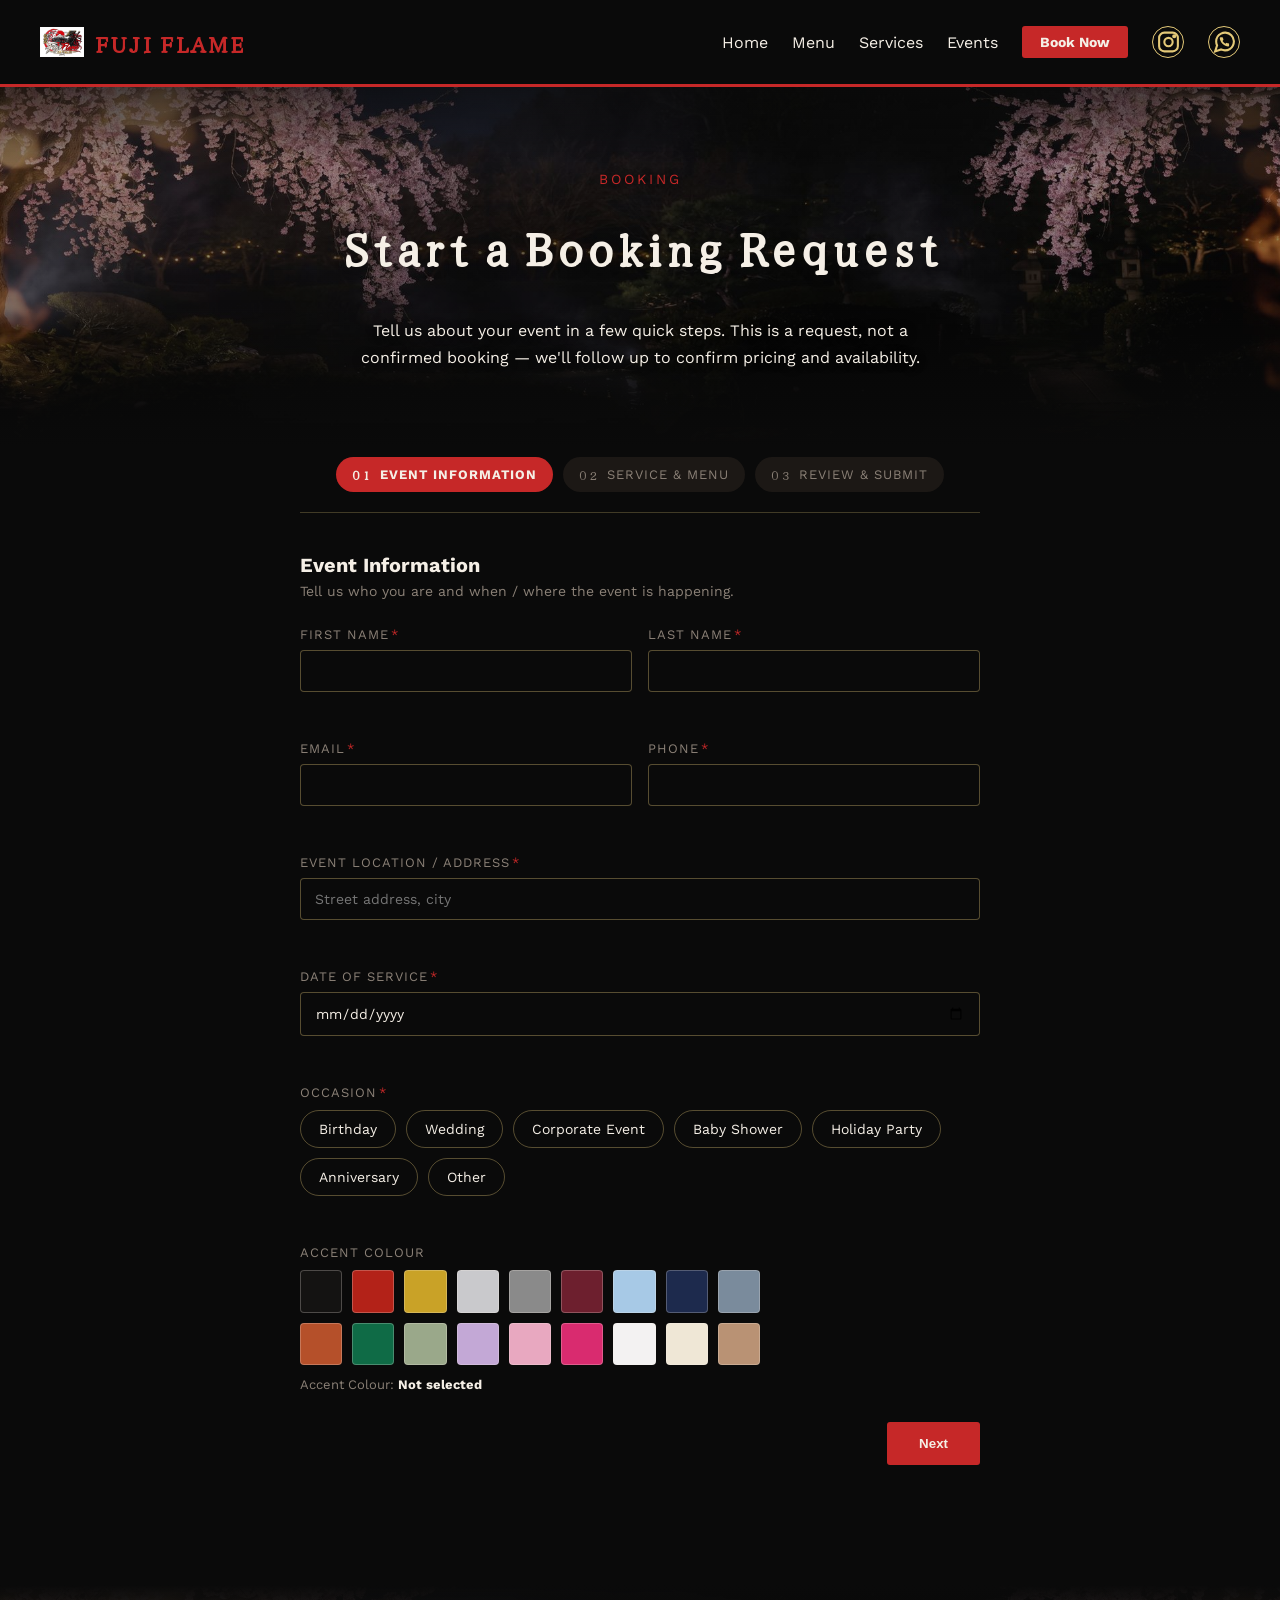
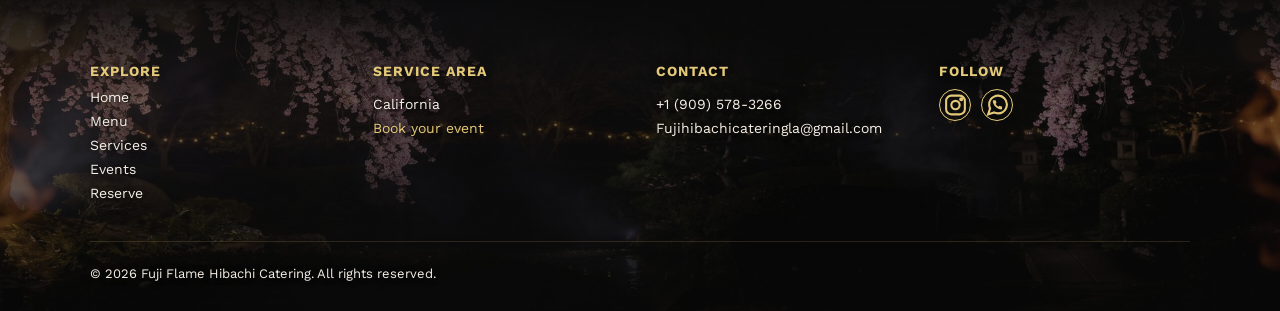
<file: reserve.html>
<!DOCTYPE html>
<html lang="en">
    <head>
        <meta charset="UTF-8">
        <meta name="viewport" content="width=device-width, initial-scale=1">
        <title>Start a Booking Request | Fuji Flame Hibachi Catering</title>
        <meta name="description" content="Start a booking request with Fuji Flame Hibachi Catering in a few quick steps — event details, package and menu, then review and submit.">
        <link rel="stylesheet" href="style.css">
        <link rel="preconnect" href="https://fonts.googleapis.com">
        <link href="https://fonts.googleapis.com/css2?family=Yuji+Syuku&family=Work+Sans:wght@400;500;600&display=swap" rel="stylesheet">
    </head>
<body>
    <header>
        <a href="index.html" class="logo">
            <img src="Imagenes/web/logo-emblem.png" alt="" class="logo-mark" width="44" height="44">
            <span>FUJI FLAME</span>
        </a>
        <button class="nav-toggle" id="navToggle" aria-expanded="false" aria-controls="siteNav" aria-label="Open menu">
            <svg viewBox="0 0 24 24" width="26" height="26" fill="none" stroke="currentColor" stroke-width="2">
                <line x1="3" y1="6" x2="21" y2="6"></line>
                <line x1="3" y1="12" x2="21" y2="12"></line>
                <line x1="3" y1="18" x2="21" y2="18"></line>
            </svg>
        </button>
        <nav id="siteNav">
            <a href="index.html">Home</a>
            <a href="menu.html">Menu</a>
            <a href="services.html">Services</a>
            <a href="events.html">Events</a>
            <a href="reserve.html" class="nav-cta" aria-current="page">Book Now</a>
            <a href="https://www.instagram.com/fujihibachicateringla" class="social-icon" target="_blank" rel="noopener" aria-label="Instagram">
                <svg viewBox="0 0 24 24" width="25" height="28" fill="none" stroke="currentColor" stroke-width="2">
                <rect x="3" y="3" width="18" height="18" rx="5"></rect>
                <circle cx="12" cy="12" r="4"></circle>
                <circle cx="17.5" cy="6.5" r="1"></circle>
                </svg>
            </a>
            <a href="https://wa.me/19095783266" class="social-icon" target="_blank" rel="noopener" aria-label="WhatsApp">
                <svg viewBox="0 0 24 24" width="25" height="28" fill="none" stroke="currentColor" stroke-width="2">
                <path d="M21 11.5a8.38 8.38 0 0 1-.9 3.8 8.5 8.5 0 0 1-7.6 4.7 8.38 8.38 0 0 1-3.8-.9L3 21l1.9-5.7a8.38 8.38 0 0 1-.9-3.8 8.5 8.5 0 0 1 4.7-7.6 8.38 8.38 0 0 1 3.8-.9h.5a8.48 8.48 0 0 1 8 8v.5z"></path>
                <g transform="translate(6.5,6.5) scale(0.45)" stroke="none" fill="currentColor">
                <path d="M22 16.92v3a2 2 0 0 1-2.18 2 19.79 19.79 0 0 1-8.63-3.07 19.5 19.5 0 0 1-6-6 19.79 19.79 0 0 1-3.07-8.67A2 2 0 0 1 4.11 2h3a2 2 0 0 1 2 1.72c.127.96.361 1.903.7 2.81a2 2 0 0 1-.45 2.11L8.09 9.91a16 16 0 0 0 6 6l1.27-1.27a2 2 0 0 1 2.11-.45c.907.339 1.85.573 2.81.7A2 2 0 0 1 22 16.92z"></path>
                </g>
                </svg>
            </a>
        </nav>
    </header>

    <section class="page-intro page-banner">
        <p class="tagline">Booking</p>
        <h1>Start a Booking Request</h1>
        <p class="page-intro-text">Tell us about your event in a few quick steps. This is a request, not a confirmed booking — we'll follow up to confirm pricing and availability.</p>
    </section>

    <section class="booking reveal">

        <!-- step indicator: shows which of the 3 steps is active -->
        <div class="step-indicator" id="stepIndicator">
            <span class="step-tag active" data-step-tag="1">
                <span class="step-tag-num">01</span>
                <span class="step-tag-label">Event Information</span>
            </span>
            <span class="step-tag" data-step-tag="2">
                <span class="step-tag-num">02</span>
                <span class="step-tag-label">Service &amp; Menu</span>
            </span>
            <span class="step-tag" data-step-tag="3">
                <span class="step-tag-num">03</span>
                <span class="step-tag-label">Review &amp; Submit</span>
            </span>
        </div>

        <form id="reserveForm" name="booking" method="POST" data-netlify="true" netlify-honeypot="bot-field" novalidate>
            <input type="hidden" name="form-name" value="booking">
            <p hidden><label>Leave this empty: <input name="bot-field"></label></p>

            <!-- ============ STEP 1: EVENT INFORMATION ============ -->
            <div class="form-step" id="step-1" data-step="1">
                <h2>Event Information</h2>
                <p class="form-step-intro">Tell us who you are and when / where the event is happening.</p>

                <div class="field-row">
                    <div class="field" id="field-firstName">
                        <label for="res-first-name">First Name<span class="required-mark">*</span></label>
                        <input type="text" id="res-first-name" name="firstName" required>
                        <span class="field-error" id="error-firstName"></span>
                    </div>
                    <div class="field" id="field-lastName">
                        <label for="res-last-name">Last Name<span class="required-mark">*</span></label>
                        <input type="text" id="res-last-name" name="lastName" required>
                        <span class="field-error" id="error-lastName"></span>
                    </div>
                </div>

                <div class="field-row">
                    <div class="field" id="field-email">
                        <label for="res-email">Email<span class="required-mark">*</span></label>
                        <input type="email" id="res-email" name="email" required>
                        <span class="field-error" id="error-email"></span>
                    </div>
                    <div class="field" id="field-phone">
                        <label for="res-phone">Phone<span class="required-mark">*</span></label>
                        <input type="tel" id="res-phone" name="phone" required>
                        <span class="field-error" id="error-phone"></span>
                    </div>
                </div>

                <div class="field" id="field-eventLocation" style="margin-bottom: 28px;">
                    <label for="res-location">Event Location / Address<span class="required-mark">*</span></label>
                    <input type="text" id="res-location" name="eventLocation" placeholder="Street address, city" required>
                    <span class="field-error" id="error-eventLocation"></span>
                </div>

                <div class="field" id="field-eventDate" style="margin-bottom: 28px;">
                    <label for="res-date">Date of Service<span class="required-mark">*</span></label>
                    <input type="date" id="res-date" name="eventDate" required>
                    <span class="field-error" id="error-eventDate"></span>
                </div>

                <div class="form-group" id="field-occasion">
                    <span class="form-group-label">Occasion<span class="required-mark">*</span></span>
                    <div class="chip-group" role="radiogroup" aria-label="Occasion">
                        <input class="chip-input visually-hidden" type="radio" name="occasion" id="occasion-birthday" value="Birthday">
                        <label class="chip-label" for="occasion-birthday">Birthday</label>

                        <input class="chip-input visually-hidden" type="radio" name="occasion" id="occasion-wedding" value="Wedding">
                        <label class="chip-label" for="occasion-wedding">Wedding</label>

                        <input class="chip-input visually-hidden" type="radio" name="occasion" id="occasion-corporate" value="Corporate Event">
                        <label class="chip-label" for="occasion-corporate">Corporate Event</label>

                        <input class="chip-input visually-hidden" type="radio" name="occasion" id="occasion-babyshower" value="Baby Shower">
                        <label class="chip-label" for="occasion-babyshower">Baby Shower</label>

                        <input class="chip-input visually-hidden" type="radio" name="occasion" id="occasion-holiday" value="Holiday Party">
                        <label class="chip-label" for="occasion-holiday">Holiday Party</label>

                        <input class="chip-input visually-hidden" type="radio" name="occasion" id="occasion-anniversary" value="Anniversary">
                        <label class="chip-label" for="occasion-anniversary">Anniversary</label>

                        <input class="chip-input visually-hidden" type="radio" name="occasion" id="occasion-other" value="Other">
                        <label class="chip-label" for="occasion-other">Other</label>
                    </div>
                    <span class="field-error" id="error-occasion"></span>

                    <div class="field other-occasion-field" id="otherOccasionField" hidden>
                        <label for="res-occasion-other-text">Please describe the occasion<span class="required-mark">*</span></label>
                        <input type="text" id="res-occasion-other-text" name="occasionOther">
                        <span class="field-error" id="error-occasionOther"></span>
                    </div>
                </div>


                <div class="form-group" id="field-accent">
                    <span class="form-group-label">Accent Colour</span>
                    <div class="swatch-grid" role="radiogroup" aria-label="Accent colour">
                        <!-- row 1 -->
                        <input class="swatch-input visually-hidden" type="radio" name="accentColour" id="accent-black" value="Black" data-hex="#141312">
                        <label class="swatch-label" style="background-color:#141312;" for="accent-black" aria-label="Black" title="Black"></label>

                        <input class="swatch-input visually-hidden" type="radio" name="accentColour" id="accent-red" value="Red" data-hex="#B32218">
                        <label class="swatch-label" style="background-color:#B32218;" for="accent-red" aria-label="Red" title="Red"></label>

                        <input class="swatch-input visually-hidden" type="radio" name="accentColour" id="accent-gold" value="Gold" data-hex="#C9A227">
                        <label class="swatch-label" style="background-color:#C9A227;" for="accent-gold" aria-label="Gold" title="Gold"></label>

                        <input class="swatch-input visually-hidden" type="radio" name="accentColour" id="accent-lightgrey" value="Light Grey" data-hex="#C9C9CC">
                        <label class="swatch-label" style="background-color:#C9C9CC;" for="accent-lightgrey" aria-label="Light Grey" title="Light Grey"></label>

                        <input class="swatch-input visually-hidden" type="radio" name="accentColour" id="accent-grey" value="Grey" data-hex="#8A8A8A">
                        <label class="swatch-label" style="background-color:#8A8A8A;" for="accent-grey" aria-label="Grey" title="Grey"></label>

                        <input class="swatch-input visually-hidden" type="radio" name="accentColour" id="accent-burgundy" value="Burgundy" data-hex="#6D1F2E">
                        <label class="swatch-label" style="background-color:#6D1F2E;" for="accent-burgundy" aria-label="Burgundy" title="Burgundy"></label>

                        <input class="swatch-input visually-hidden" type="radio" name="accentColour" id="accent-lightblue" value="Light Blue" data-hex="#A7C9E6">
                        <label class="swatch-label" style="background-color:#A7C9E6;" for="accent-lightblue" aria-label="Light Blue" title="Light Blue"></label>

                        <input class="swatch-input visually-hidden" type="radio" name="accentColour" id="accent-navy" value="Navy" data-hex="#1D2A4D">
                        <label class="swatch-label" style="background-color:#1D2A4D;" for="accent-navy" aria-label="Navy" title="Navy"></label>

                        <input class="swatch-input visually-hidden" type="radio" name="accentColour" id="accent-slate" value="Slate" data-hex="#7A8B9C">
                        <label class="swatch-label" style="background-color:#7A8B9C;" for="accent-slate" aria-label="Slate" title="Slate"></label>

                        <!-- row 2 -->
                        <input class="swatch-input visually-hidden" type="radio" name="accentColour" id="accent-burntorange" value="Burnt Orange" data-hex="#B5502A">
                        <label class="swatch-label" style="background-color:#B5502A;" for="accent-burntorange" aria-label="Burnt Orange" title="Burnt Orange"></label>

                        <input class="swatch-input visually-hidden" type="radio" name="accentColour" id="accent-green" value="Green" data-hex="#0F6B46">
                        <label class="swatch-label" style="background-color:#0F6B46;" for="accent-green" aria-label="Green" title="Green"></label>

                        <input class="swatch-input visually-hidden" type="radio" name="accentColour" id="accent-sage" value="Sage" data-hex="#9AA88A">
                        <label class="swatch-label" style="background-color:#9AA88A;" for="accent-sage" aria-label="Sage" title="Sage"></label>

                        <input class="swatch-input visually-hidden" type="radio" name="accentColour" id="accent-lavender" value="Lavender" data-hex="#C3A8D6">
                        <label class="swatch-label" style="background-color:#C3A8D6;" for="accent-lavender" aria-label="Lavender" title="Lavender"></label>

                        <input class="swatch-input visually-hidden" type="radio" name="accentColour" id="accent-blushpink" value="Blush Pink" data-hex="#E8A8C0">
                        <label class="swatch-label" style="background-color:#E8A8C0;" for="accent-blushpink" aria-label="Blush Pink" title="Blush Pink"></label>

                        <input class="swatch-input visually-hidden" type="radio" name="accentColour" id="accent-hotpink" value="Hot Pink" data-hex="#D92B6F">
                        <label class="swatch-label" style="background-color:#D92B6F;" for="accent-hotpink" aria-label="Hot Pink" title="Hot Pink"></label>

                        <input class="swatch-input visually-hidden" type="radio" name="accentColour" id="accent-white" value="White" data-hex="#F3F2F2">
                        <label class="swatch-label" style="background-color:#F3F2F2;" for="accent-white" aria-label="White" title="White"></label>

                        <input class="swatch-input visually-hidden" type="radio" name="accentColour" id="accent-ivory" value="Ivory" data-hex="#EFE7D6">
                        <label class="swatch-label" style="background-color:#EFE7D6;" for="accent-ivory" aria-label="Ivory" title="Ivory"></label>

                        <input class="swatch-input visually-hidden" type="radio" name="accentColour" id="accent-tan" value="Tan" data-hex="#B99274">
                        <label class="swatch-label" style="background-color:#B99274;" for="accent-tan" aria-label="Tan" title="Tan"></label>
                    </div>
                    <p class="accent-colour-chosen" id="accentColourChosen">Accent Colour: <strong>Not selected</strong></p>
                    <input type="hidden" name="accentColourHex" id="accentColourHex" value="">
                </div>

                <div class="step-actions">
                    <button type="button" class="btn-next" data-next="2">Next</button>
                </div>
            </div>

            <!-- ============ STEP 2: SERVICE & MENU ============ -->
            <div class="form-step" id="step-2" data-step="2" tabindex="-1" hidden>
                <h2>Service &amp; Menu</h2>
                <p class="form-step-intro">Pick a package and guest count. Every package includes Japanese Fried Rice and Hibachi Vegetables.</p>

                <div id="packageGroups">
                    <!-- package group 0 (always present) -->
                    <div class="package-group" data-group-index="0">
                        <div class="package-group-head">
                            <h3>Package Group 1</h3>
                        </div>

                        <div class="package-radio-grid" role="radiogroup" aria-label="Package for group 1">
                            <input class="package-radio-input visually-hidden" type="radio" name="package-0" id="package-0-classic" value="01 Fuji Classic ($65/guest)" data-price="65" required>
                            <label class="package-radio-card" for="package-0-classic">
                                <span class="pkg-num">01</span>
                                <p class="pkg-name">Fuji Classic</p>
                                <span class="pkg-price">$65 / guest</span>
                                <p class="pkg-items">Steak, Chicken, Shrimp</p>
                            </label>

                            <input class="package-radio-input visually-hidden" type="radio" name="package-0" id="package-0-seafood" value="02 Fuji Seafood Signature ($115/guest)" data-price="115">
                            <label class="package-radio-card" for="package-0-seafood">
                                <span class="pkg-num">02</span>
                                <p class="pkg-name">Fuji Seafood Signature</p>
                                <span class="pkg-price">$115 / guest</span>
                                <p class="pkg-items">Lobster, Shrimp, Salmon, Scallops</p>
                            </label>

                            <input class="package-radio-input visually-hidden" type="radio" name="package-0" id="package-0-samurai" value="03 Fuji Samurai ($85/guest)" data-price="85">
                            <label class="package-radio-card" for="package-0-samurai">
                                <span class="pkg-num">03</span>
                                <p class="pkg-name">Fuji Samurai</p>
                                <span class="pkg-price">$85 / guest</span>
                                <p class="pkg-items">Steak, Shrimp, Lobster</p>
                            </label>

                            <input class="package-radio-input visually-hidden" type="radio" name="package-0" id="package-0-kids" value="04 Fuji Kids ($42/guest)" data-price="42">
                            <label class="package-radio-card" for="package-0-kids">
                                <span class="pkg-num">04</span>
                                <p class="pkg-name">Fuji Kids</p>
                                <span class="pkg-price">$42 / guest</span>
                                <p class="pkg-items">Chicken, Steak, Shrimp</p>
                            </label>

                            <input class="package-radio-input visually-hidden" type="radio" name="package-0" id="package-0-veg" value="05 Fuji Vegetarian ($38/guest)" data-price="38">
                            <label class="package-radio-card" for="package-0-veg">
                                <span class="pkg-num">05</span>
                                <p class="pkg-name">Fuji Vegetarian</p>
                                <span class="pkg-price">$38 / guest</span>
                                <p class="pkg-items">Tofu Teriyaki, Mushrooms, Zucchini, Broccoli, Carrots, Onions &amp; Bell Peppers</p>
                            </label>
                        </div>
                        <span class="field-error" id="error-package-0"></span>

                        <div class="field" id="field-guests-0" style="max-width: 220px;">
                            <label for="guests-0">Number of Guests<span class="required-mark">*</span></label>
                            <input type="number" name="guests-0" id="guests-0" min="1" required>
                            <span class="field-error" id="error-guests-0"></span>
                        </div>
                    </div>
                </div>

                <button type="button" class="add-group-btn" id="addGroupBtn">+ Add Another Package</button>

                <div class="form-group" style="margin-top: 30px;">
                    <span class="form-group-label">House Sauces (optional)</span>
                    <div class="sauce-check-group">
                        <label class="sauce-check-label"><input type="checkbox" name="sauces" value="Yum Yum"> Yum Yum</label>
                        <label class="sauce-check-label"><input type="checkbox" name="sauces" value="Ginger"> Ginger</label>
                        <label class="sauce-check-label"><input type="checkbox" name="sauces" value="Fuji Spicy"> Fuji Spicy</label>
                    </div>
                </div>

                <div class="field comments-field" id="field-comments" style="margin-bottom: 10px;">
                    <label for="res-comments">Allergies, Comments or Special Requests</label>
                    <p class="field-help" id="commentsHelp">Please list any food allergies so we can plan your menu safely.</p>
                    <textarea id="res-comments" name="comments" rows="4" maxlength="1000" aria-describedby="commentsHelp commentsCounter" placeholder="Allergies, venue access, parking, preferred arrival time, special occasion details..."></textarea>
                    <p class="char-counter" id="commentsCounter">0 / 1000</p>
                </div>

                <div class="step-actions">
                    <button type="button" class="btn-back" data-back="1">Back</button>
                    <button type="button" class="btn-next" data-next="3">Next</button>
                </div>
            </div>

            <!-- ============ STEP 3: REVIEW & SUBMIT ============ -->
            <div class="form-step" id="step-3" data-step="3" tabindex="-1" hidden>
                <h2>Review &amp; Submit</h2>
                <p class="form-step-intro">Please check everything below before sending your request.</p>

                <div id="reviewContent"><!-- filled in by reserve.js --></div>

                <div class="estimate-box">
                    <p class="estimate-total" id="estimateTotalText">$0 estimated</p>
                    <p class="estimate-note">Estimate only — final quote confirmed by Fuji Flame. Linen/setup pricing is not included (not yet confirmed).</p>
                </div>
                <input type="hidden" name="estimateTotal" id="estimateTotalField" value="">
                <input type="hidden" name="summary" id="summaryField" value="">

                <div class="confirm-row">
                    <input type="checkbox" id="res-confirm" name="confirmRequest" value="Yes" required>
                    <label for="res-confirm">I understand this is a request, not a confirmed booking.</label>
                </div>
                <span class="field-error" id="error-confirmRequest"></span>

                <div class="step-actions">
                    <button type="button" class="btn-back" data-back="2">Back</button>
                    <button type="submit" class="btn-submit" id="submitBtn">Submit Request</button>
                </div>

                <p class="form-status" id="reserveStatus" role="status" hidden></p>
            </div>
        </form>

        <!-- shown after a successful submit, form above gets hidden -->
        <div class="booking-thanks" id="bookingThanks" hidden>
            <h2>Thank You</h2>
            <p>Your booking request was received. Fuji Flame will follow up with you by email or phone to confirm pricing and availability.</p>
        </div>
    </section>

    <footer class="site-footer">
        <div class="footer-columns">
            <div>
                <h4>Explore</h4>
                <nav class="footer-nav" aria-label="Footer">
                    <a href="index.html">Home</a>
                    <a href="menu.html">Menu</a>
                    <a href="services.html">Services</a>
                    <a href="events.html">Events</a>
                    <a href="reserve.html">Reserve</a>
                </nav>
            </div>
            <div>
                <h4>Service Area</h4>
                <p>California<br><a href="reserve.html">Book your event</a></p>
            </div>
            <div>
                <h4>Contact</h4>
                <p>+1 (909) 578-3266<br>Fujihibachicateringla@gmail.com</p>
            </div>
            <div>
                <h4>Follow</h4>
                <div class="footer-social">
                    <a href="https://www.instagram.com/fujihibachicateringla" class="social-icon" target="_blank" rel="noopener" aria-label="Instagram">
                        <svg viewBox="0 0 24 24" width="25" height="28" fill="none" stroke="currentColor" stroke-width="2">
                            <rect x="3" y="3" width="18" height="18" rx="5"></rect>
                            <circle cx="12" cy="12" r="4"></circle>
                            <circle cx="17.5" cy="6.5" r="1"></circle>
                        </svg>
                    </a>
                    <a href="https://wa.me/19095783266" class="social-icon" target="_blank" rel="noopener" aria-label="WhatsApp">
                        <svg viewBox="0 0 24 24" width="25" height="28" fill="none" stroke="currentColor" stroke-width="2">
                            <path d="M21 11.5a8.38 8.38 0 0 1-.9 3.8 8.5 8.5 0 0 1-7.6 4.7 8.38 8.38 0 0 1-3.8-.9L3 21l1.9-5.7a8.38 8.38 0 0 1-.9-3.8 8.5 8.5 0 0 1 4.7-7.6 8.38 8.38 0 0 1 3.8-.9h.5a8.48 8.48 0 0 1 8 8v.5z"></path>
                            <g transform="translate(6.5,6.5) scale(0.45)" stroke="none" fill="currentColor">
                                <path d="M22 16.92v3a2 2 0 0 1-2.18 2 19.79 19.79 0 0 1-8.63-3.07 19.5 19.5 0 0 1-6-6 19.79 19.79 0 0 1-3.07-8.67A2 2 0 0 1 4.11 2h3a2 2 0 0 1 2 1.72c.127.96.361 1.903.7 2.81a2 2 0 0 1-.45 2.11L8.09 9.91a16 16 0 0 0 6 6l1.27-1.27a2 2 0 0 1 2.11-.45c.907.339 1.85.573 2.81.7A2 2 0 0 1 22 16.92z"></path>
                            </g>
                        </svg>
                    </a>
                </div>
            </div>
        </div>
        <div class="footer-bottom">
            <span>© 2026 Fuji Flame Hibachi Catering. All rights reserved.</span>
        </div>
    </footer>

    <script src="script.js"></script>
    <script src="reserve.js"></script>
</body>
</html>
</file>
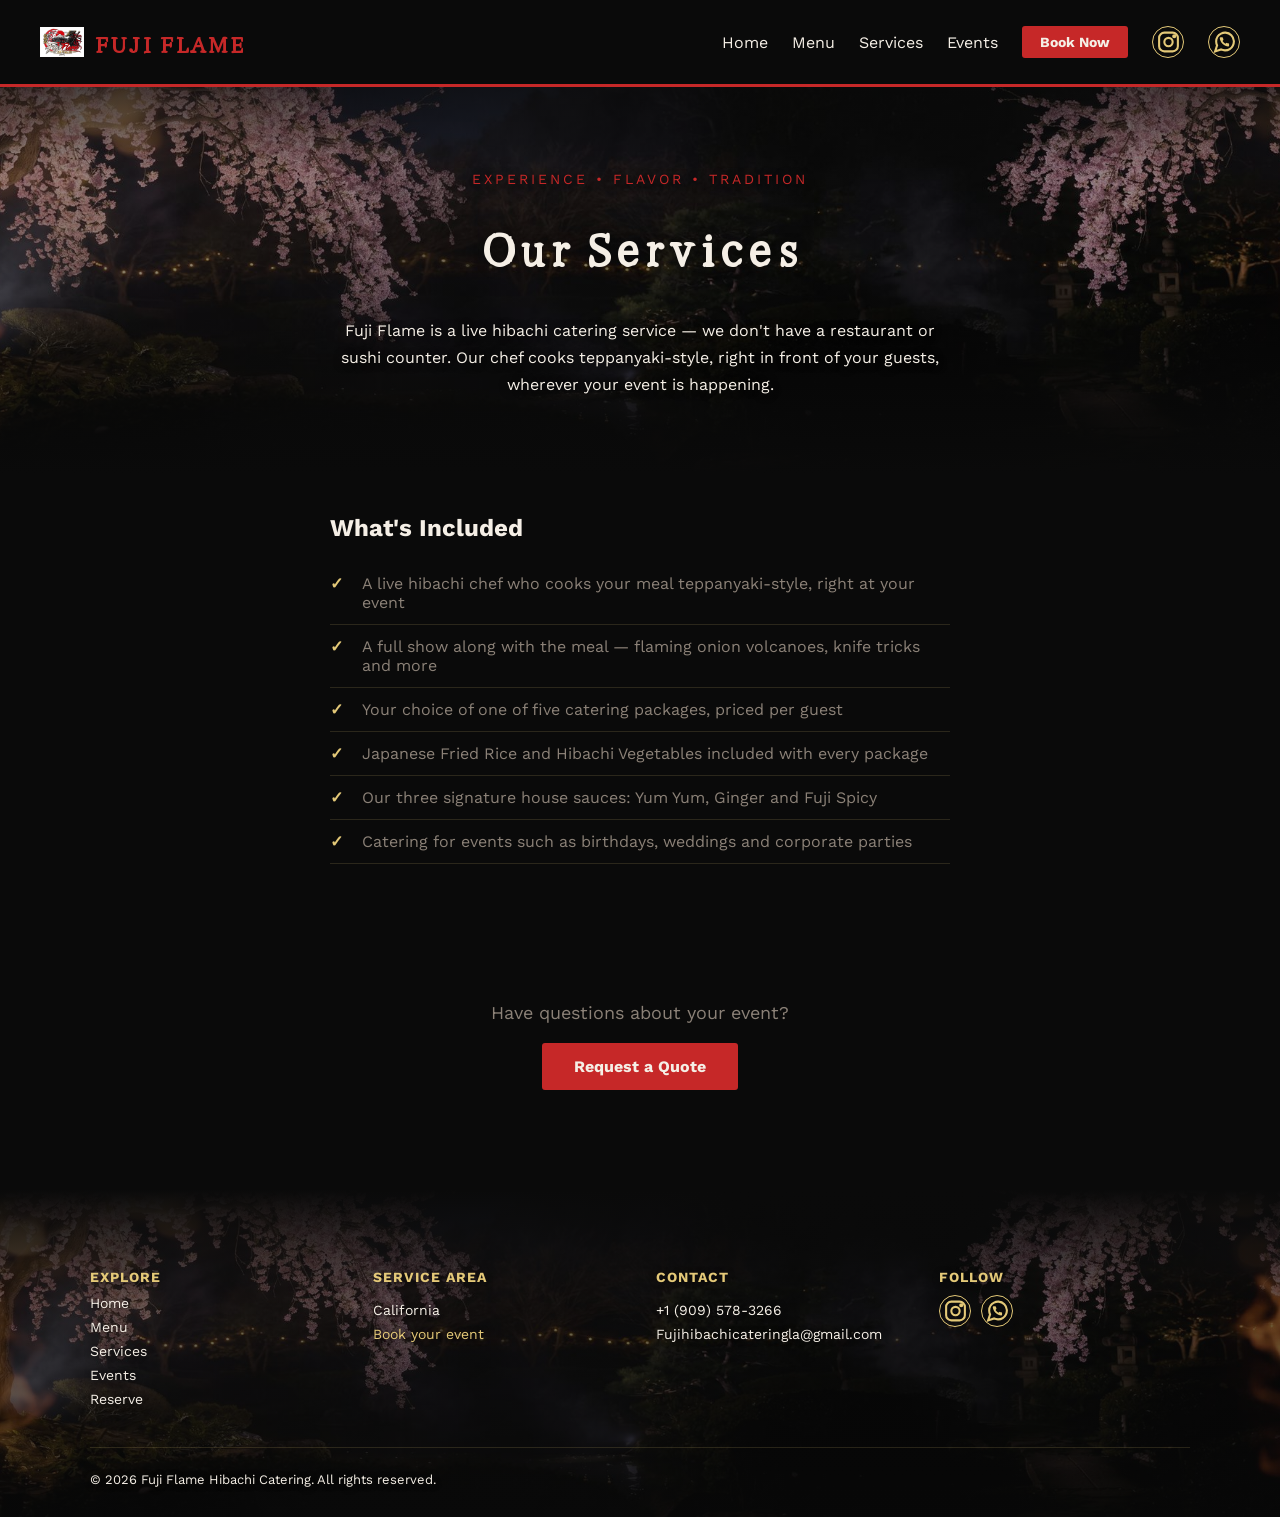
<file: services.html>
<!DOCTYPE html>
<html lang="en">
    <head>
        <meta charset="UTF-8">
        <meta name="viewport" content="width=device-width, initial-scale=1">
        <title>Our Services | Fuji Flame Hibachi Catering</title>
        <meta name="description" content="What's included with Fuji Flame's live hibachi catering service: a teppanyaki chef, full show and five menu packages, cooked at your event.">
        <link rel="stylesheet" href="style.css">
        <link rel="preconnect" href="https://fonts.googleapis.com">
        <link href="https://fonts.googleapis.com/css2?family=Yuji+Syuku&family=Work+Sans:wght@400;500;600&display=swap" rel="stylesheet">
    </head>
<body>
    <header>
        <a href="index.html" class="logo">
            <img src="Imagenes/web/logo-emblem.png" alt="" class="logo-mark" width="44" height="44">
            <span>FUJI FLAME</span>
        </a>
        <button class="nav-toggle" id="navToggle" aria-expanded="false" aria-controls="siteNav" aria-label="Open menu">
            <svg viewBox="0 0 24 24" width="26" height="26" fill="none" stroke="currentColor" stroke-width="2">
                <line x1="3" y1="6" x2="21" y2="6"></line>
                <line x1="3" y1="12" x2="21" y2="12"></line>
                <line x1="3" y1="18" x2="21" y2="18"></line>
            </svg>
        </button>
        <nav id="siteNav">
            <a href="index.html">Home</a>
            <a href="menu.html">Menu</a>
            <a href="services.html" aria-current="page">Services</a>
            <a href="events.html">Events</a>
            <a href="reserve.html" class="nav-cta">Book Now</a>
            <a href="https://www.instagram.com/fujihibachicateringla" class="social-icon" target="_blank" rel="noopener" aria-label="Instagram">
                <svg viewBox="0 0 24 24" width="25" height="28" fill="none" stroke="currentColor" stroke-width="2">
                <rect x="3" y="3" width="18" height="18" rx="5"></rect>
                <circle cx="12" cy="12" r="4"></circle>
                <circle cx="17.5" cy="6.5" r="1"></circle>
                </svg>
            </a>
            <a href="https://wa.me/19095783266" class="social-icon" target="_blank" rel="noopener" aria-label="WhatsApp">
                <svg viewBox="0 0 24 24" width="25" height="28" fill="none" stroke="currentColor" stroke-width="2">
                <path d="M21 11.5a8.38 8.38 0 0 1-.9 3.8 8.5 8.5 0 0 1-7.6 4.7 8.38 8.38 0 0 1-3.8-.9L3 21l1.9-5.7a8.38 8.38 0 0 1-.9-3.8 8.5 8.5 0 0 1 4.7-7.6 8.38 8.38 0 0 1 3.8-.9h.5a8.48 8.48 0 0 1 8 8v.5z"></path>
                <g transform="translate(6.5,6.5) scale(0.45)" stroke="none" fill="currentColor">
                <path d="M22 16.92v3a2 2 0 0 1-2.18 2 19.79 19.79 0 0 1-8.63-3.07 19.5 19.5 0 0 1-6-6 19.79 19.79 0 0 1-3.07-8.67A2 2 0 0 1 4.11 2h3a2 2 0 0 1 2 1.72c.127.96.361 1.903.7 2.81a2 2 0 0 1-.45 2.11L8.09 9.91a16 16 0 0 0 6 6l1.27-1.27a2 2 0 0 1 2.11-.45c.907.339 1.85.573 2.81.7A2 2 0 0 1 22 16.92z"></path>
                </g>
                </svg>
            </a>
        </nav>
    </header>

    <section class="page-intro page-banner">
        <p class="tagline">Experience • Flavor • Tradition</p>
        <h1>Our Services</h1>
        <p class="page-intro-text">Fuji Flame is a live hibachi catering service — we don't have a restaurant or sushi counter. Our chef cooks teppanyaki-style, right in front of your guests, wherever your event is happening.</p>
    </section>

    <section class="services-list reveal">
        <h2>What's Included</h2>
        <ul class="check-list">
            <li>A live hibachi chef who cooks your meal teppanyaki-style, right at your event</li>
            <li>A full show along with the meal — flaming onion volcanoes, knife tricks and more</li>
            <li>Your choice of one of five catering packages, priced per guest</li>
            <li>Japanese Fried Rice and Hibachi Vegetables included with every package</li>
            <li>Our three signature house sauces: Yum Yum, Ginger and Fuji Spicy</li>
            <li>Catering for events such as birthdays, weddings and corporate parties</li>
        </ul>
    </section>

    <section class="menu-cta">
        <p>Have questions about your event?</p>
        <a href="reserve.html" class="btn">Request a Quote</a>
    </section>

    <footer class="site-footer">
        <div class="footer-columns">
            <div>
                <h4>Explore</h4>
                <nav class="footer-nav" aria-label="Footer">
                    <a href="index.html">Home</a>
                    <a href="menu.html">Menu</a>
                    <a href="services.html">Services</a>
                    <a href="events.html">Events</a>
                    <a href="reserve.html">Reserve</a>
                </nav>
            </div>
            <div>
                <h4>Service Area</h4>
                <p>California<br><a href="reserve.html">Book your event</a></p>
            </div>
            <div>
                <h4>Contact</h4>
                <p>+1 (909) 578-3266<br>Fujihibachicateringla@gmail.com</p>
            </div>
            <div>
                <h4>Follow</h4>
                <div class="footer-social">
                    <a href="https://www.instagram.com/fujihibachicateringla" class="social-icon" target="_blank" rel="noopener" aria-label="Instagram">
                        <svg viewBox="0 0 24 24" width="25" height="28" fill="none" stroke="currentColor" stroke-width="2">
                            <rect x="3" y="3" width="18" height="18" rx="5"></rect>
                            <circle cx="12" cy="12" r="4"></circle>
                            <circle cx="17.5" cy="6.5" r="1"></circle>
                        </svg>
                    </a>
                    <a href="https://wa.me/19095783266" class="social-icon" target="_blank" rel="noopener" aria-label="WhatsApp">
                        <svg viewBox="0 0 24 24" width="25" height="28" fill="none" stroke="currentColor" stroke-width="2">
                            <path d="M21 11.5a8.38 8.38 0 0 1-.9 3.8 8.5 8.5 0 0 1-7.6 4.7 8.38 8.38 0 0 1-3.8-.9L3 21l1.9-5.7a8.38 8.38 0 0 1-.9-3.8 8.5 8.5 0 0 1 4.7-7.6 8.38 8.38 0 0 1 3.8-.9h.5a8.48 8.48 0 0 1 8 8v.5z"></path>
                            <g transform="translate(6.5,6.5) scale(0.45)" stroke="none" fill="currentColor">
                                <path d="M22 16.92v3a2 2 0 0 1-2.18 2 19.79 19.79 0 0 1-8.63-3.07 19.5 19.5 0 0 1-6-6 19.79 19.79 0 0 1-3.07-8.67A2 2 0 0 1 4.11 2h3a2 2 0 0 1 2 1.72c.127.96.361 1.903.7 2.81a2 2 0 0 1-.45 2.11L8.09 9.91a16 16 0 0 0 6 6l1.27-1.27a2 2 0 0 1 2.11-.45c.907.339 1.85.573 2.81.7A2 2 0 0 1 22 16.92z"></path>
                            </g>
                        </svg>
                    </a>
                </div>
            </div>
        </div>
        <div class="footer-bottom">
            <span>© 2026 Fuji Flame Hibachi Catering. All rights reserved.</span>
        </div>
    </footer>

    <script src="script.js"></script>
</body>
</html>
</file>
<file: style.css>
:root {
  --color-bg: #0A0A0A;
  --color-bg-alt: #1c1815;
  --color-text: #F5EFE6;
  --color-text-muted: #8b8177;
  --color-accent: #C62828;
  --color-accent-light: #E4C978;
  --color-sakura: #F48FB1;
  --font-display: "Yuji Syuku", serif;
  --font-body: "Work Sans", sans-serif;
}

* {
  box-sizing: border-box;
}

body {
  margin: 0;
  background-color: var(--color-bg);
  color: var(--color-text);
  font-family: var(--font-body);
}

a {
  text-decoration: none;
}

/* ---- Focus styles (keyboard navigation) ---- */
a:focus-visible,
button:focus-visible,
input:focus-visible,
textarea:focus-visible,
select:focus-visible {
  outline: 2px solid var(--color-accent-light);
  outline-offset: 3px;
}

/* ---- Header / nav ---- */
header {
  position: relative;
  display: flex;
  flex-wrap: wrap;
  justify-content: space-between;
  align-items: center;
  padding: 20px 40px;
  border-bottom: 3px solid var(--color-accent);
}

.logo {
  display: inline-flex;
  align-items: center;
  gap: 10px;
  font-family: var(--font-display);
  font-size: 24px;
  font-weight: bold;
  color: var(--color-accent);
}

.logo-mark {
  height: 44px;
  width: 44px;
  object-fit: contain;
  border-radius: 6px;
}

nav {
  display: flex;
  align-items: center;
  gap: 24px;
}

nav a {
  color: var(--color-text);
}

.nav-toggle {
  display: none;
  background: none;
  border: none;
  color: var(--color-text);
  cursor: pointer;
  padding: 6px;
}

/* "Book Now" call-to-action button in the nav */
.nav-cta {
  background-color: var(--color-accent);
  color: var(--color-text);
  padding: 8px 18px;
  border-radius: 3px;
  font-weight: bold;
  font-size: 14px;
}

.social-icon {
  display: inline-flex;
  align-items: center;
  justify-content: center;
  width: 32px;
  height: 32px;
  border: 1px solid var(--color-accent-light);
  border-radius: 50%;
  color: var(--color-accent-light);
}

/* ---- Slider ---- */
.slider {
  position: relative;
  width: 100%;
  height: 60vh;
  overflow: hidden;
}

.slide {
  position: absolute;
  top: 0;
  left: 0;
  width: 100%;
  height: 100%;
  opacity: 0;
  transition: opacity 0.5s ease;
}

.slide.active {
  opacity: 1;
}

.slide-photo {
  width: 100%;
  height: 100%;
  object-fit: cover;
  display: block;
}

.slider-dots {
  position: absolute;
  bottom: 20px;
  left: 50%;
  transform: translateX(-50%);
  display: flex;
  gap: 10px;
  z-index: 2;
}

.dot {
  width: 10px;
  height: 10px;
  border-radius: 50%;
  border: 1px solid var(--color-accent-light);
  background: transparent;
  cursor: pointer;
  padding: 0;
  transition: background-color 0.3s ease;
}

.dot.active {
  background-color: var(--color-accent-light);
}

/* ---- Hero ---- */
.hero {
  text-align: center;
  padding: 120px 40px;
}

.tagline {
  color: var(--color-accent);
  letter-spacing: 3px;
  text-transform: uppercase;
  font-size: 14px;
}

.hero h1 {
  font-family: var(--font-display);
  font-size: 72px;
  margin: 10px 0;
}

.hero-text {
  color: var(--color-text-muted);
  max-width: 500px;
  margin: 0 auto 30px;
}

.btn {
  display: inline-block;
  background-color: var(--color-accent);
  color: var(--color-text);
  padding: 14px 32px;
  font-weight: bold;
  border-radius: 3px;
}

/* ---- About ---- */
.about {
  max-width: 700px;
  margin: 0 auto;
  padding: 100px 40px;
}

.about h2 {
  text-align: center;
  margin-bottom: 30px;
}

.about p {
  color: var(--color-text-muted);
  line-height: 1.8;
  margin-bottom: 16px;
}

/* ---- Shared page intro (menu / services / events / reserve) ---- */
.page-intro {
  text-align: center;
  padding: 80px 40px 40px;
  max-width: 700px;
  margin: 0 auto;
}

.page-intro h1 {
  font-family: var(--font-display);
  font-size: 48px;
  margin: 10px 0 20px;
}

.page-intro-text {
  color: var(--color-text-muted);
  line-height: 1.7;
}

/* ---- Menu packages ---- */
.packages {
  max-width: 1000px;
  margin: 0 auto;
  padding: 20px 40px 80px;
  display: grid;
  grid-template-columns: repeat(2, 1fr);
  gap: 30px;
}

.package-card {
  background-color: var(--color-bg-alt);
  border-top: 3px solid var(--color-accent);
  padding: 28px;
  border-radius: 4px;
}

.package-card:last-child {
  grid-column: 1 / -1;
}

.package-head {
  display: flex;
  align-items: center;
  gap: 16px;
  margin-bottom: 16px;
}

.package-number {
  font-family: var(--font-display);
  font-size: 36px;
  color: var(--color-accent);
}

.package-name {
  font-size: 20px;
  margin: 0 0 4px;
}

.package-price {
  color: var(--color-accent-light);
  font-weight: bold;
}

.package-price small {
  color: var(--color-text-muted);
  font-weight: normal;
  font-size: 12px;
}

.package-items {
  list-style: none;
  padding: 0;
  margin: 0 0 16px;
  columns: 2;
}

.package-items li {
  padding: 6px 0;
  border-bottom: 1px solid rgba(228, 201, 120, 0.15);
  break-inside: avoid;
}

.package-note {
  color: var(--color-text-muted);
  font-size: 13px;
  font-style: italic;
  margin: 0;
}

/* ---- Sauces ---- */
.sauces {
  max-width: 900px;
  margin: 0 auto;
  padding: 40px 40px 100px;
  text-align: center;
}

.sauces h2 {
  margin-bottom: 10px;
}

.sauces-intro {
  color: var(--color-text-muted);
  margin-bottom: 30px;
}

.sauces-grid {
  display: grid;
  grid-template-columns: repeat(3, 1fr);
  gap: 20px;
}

.sauce-card {
  background-color: var(--color-bg-alt);
  border: 1px solid rgba(228, 201, 120, 0.25);
  padding: 24px;
  border-radius: 4px;
}

.sauce-card h3 {
  color: var(--color-accent-light);
  margin: 0;
  font-size: 16px;
}

/* ---- Shared call-to-action band ---- */
.menu-cta {
  text-align: center;
  padding: 60px 40px 100px;
}

.menu-cta p {
  color: var(--color-text-muted);
  margin-bottom: 20px;
  font-size: 18px;
}

/* ---- Services page ---- */
.services-list {
  max-width: 700px;
  margin: 0 auto;
  padding: 20px 40px 60px;
}

.services-list h2 {
  margin-bottom: 20px;
}

.check-list {
  list-style: none;
  padding: 0;
  margin: 0;
}

.check-list li {
  padding: 12px 0 12px 32px;
  border-bottom: 1px solid rgba(228, 201, 120, 0.15);
  color: var(--color-text-muted);
  position: relative;
}

.check-list li::before {
  content: "\2713";
  position: absolute;
  left: 0;
  color: var(--color-accent-light);
  font-weight: bold;
}

.check-list--placeholder li {
  color: var(--color-text);
  font-style: italic;
}

.check-list--placeholder li::before {
  content: "?";
  color: var(--color-accent);
}

/* ---- Events page: photo + video gallery ---- */
.events {
  padding: 40px 40px;
  max-width: 1100px;
  margin: 0 auto;
}

.events h2 {
  text-align: center;
  margin-bottom: 10px;
}

.events-intro {
  text-align: center;
  color: var(--color-text-muted);
  margin-bottom: 30px;
}

.photo-grid {
  display: grid;
  grid-template-columns: repeat(3, 1fr);
  gap: 16px;
}

.photo-grid-item {
  width: 100%;
  aspect-ratio: 4 / 3;
  object-fit: cover;
  border-radius: 4px;
  display: block;
}

.video-grid {
  display: grid;
  grid-template-columns: repeat(2, 1fr);
  gap: 20px;
}

.video-grid-item {
  width: 100%;
  aspect-ratio: 16 / 9;
  background-color: #000;
  border-radius: 4px;
  object-fit: contain;
}

/* ---- Contact / reserve form ---- */
.contact {
  max-width: 500px;
  margin: 0 auto;
  padding: 20px 40px 100px;
}

.contact form {
  display: flex;
  flex-direction: column;
  gap: 16px;
}

.contact label {
  display: block;
  font-size: 13px;
  color: var(--color-text-muted);
  text-transform: uppercase;
  margin-bottom: 6px;
}

.contact input,
.contact select,
.contact textarea {
  width: 100%;
  background-color: var(--color-bg);
  border: 1px solid rgba(228, 201, 120, 0.35);
  color: var(--color-text);
  padding: 12px 14px;
  border-radius: 4px;
  font-family: var(--font-body);
  font-size: 14px;
}

.contact button {
  background-color: var(--color-accent);
  color: var(--color-text);
  border: none;
  padding: 14px;
  border-radius: 3px;
  font-weight: bold;
  cursor: pointer;
}

.form-status {
  color: var(--color-accent-light);
  font-weight: bold;
  font-size: 14px;
  margin: 0;
}

/* ====================================================== */
/* Booking form (reserve.html) — 3-step wizard             */
/* ====================================================== */

/* hides an element visually but keeps it readable by screen readers
   and reachable by keyboard — used for the real radio inputs behind
   the chips / setup buttons / colour swatches */
.visually-hidden {
  position: absolute;
  width: 1px;
  height: 1px;
  padding: 0;
  margin: -1px;
  overflow: hidden;
  clip: rect(0, 0, 0, 0);
  white-space: nowrap;
  border: 0;
}

.booking {
  max-width: 760px;
  margin: 0 auto;
  padding: 10px 40px 120px;
}

/* ---- Step indicator ---- */
.step-indicator {
  display: flex;
  justify-content: center;
  gap: 10px;
  padding-bottom: 20px;
  margin-bottom: 40px;
  border-bottom: 1px solid rgba(228, 201, 120, 0.25);
  flex-wrap: wrap;
}

.step-tag {
  display: inline-flex;
  align-items: center;
  gap: 8px;
  padding: 8px 16px;
  border-radius: 20px;
  font-size: 13px;
  letter-spacing: 1px;
  text-transform: uppercase;
  color: var(--color-text-muted);
  background-color: var(--color-bg-alt);
}

.step-tag.active {
  background-color: var(--color-accent);
  color: var(--color-text);
  font-weight: bold;
}

.step-tag-num {
  font-family: var(--font-display);
}

/* ---- Step panels ---- */
.form-step h2 {
  font-size: 20px;
  margin: 0 0 6px;
}

.form-step-intro {
  color: var(--color-text-muted);
  font-size: 14px;
  margin: 0 0 28px;
}

.form-group {
  margin-bottom: 28px;
}

.form-group-label {
  display: block;
  font-size: 13px;
  color: var(--color-text-muted);
  text-transform: uppercase;
  letter-spacing: 1px;
  margin-bottom: 10px;
}

.form-group-note {
  color: var(--color-text-muted);
  font-size: 12px;
  margin: 6px 0 0;
  font-style: italic;
}

.required-mark {
  color: var(--color-accent);
  margin-left: 2px;
}

/* ---- Text fields ---- */
.field-row {
  display: grid;
  grid-template-columns: 1fr 1fr;
  gap: 16px;
  margin-bottom: 28px;
}

.field label {
  display: block;
  font-size: 13px;
  color: var(--color-text-muted);
  text-transform: uppercase;
  letter-spacing: 1px;
  margin-bottom: 8px;
}

.field input,
.field select,
.field textarea {
  width: 100%;
  background-color: var(--color-bg);
  border: 1px solid rgba(228, 201, 120, 0.35);
  color: var(--color-text);
  padding: 12px 14px;
  border-radius: 4px;
  font-family: var(--font-body);
  font-size: 14px;
}

/* only turn a field's border red once our JS has flagged it as invalid —
   not automatically via :invalid, so empty fields don't look like errors
   before the visitor has even had a chance to fill them in */
.field.has-error input,
.field.has-error select {
  border-color: var(--color-accent);
}

/* ---- Comments / special requests (step 2) ---- */
.comments-field textarea {
  resize: vertical;
  min-height: 110px;
  max-width: 100%;
  line-height: 1.5;
}

.comments-field textarea::placeholder {
  color: var(--color-text-muted);
}

.comments-field textarea:focus {
  border-color: var(--color-accent-light);
}

.field-help {
  margin: -2px 0 10px;
  font-size: 13px;
  line-height: 1.5;
  color: var(--color-text-muted);
}

.char-counter {
  margin: 6px 0 0;
  font-size: 12px;
  text-align: right;
  color: var(--color-text-muted);
}

.char-counter.is-near-limit {
  color: var(--color-accent-light);
}

.field-error {
  display: block;
  color: var(--color-accent);
  font-size: 12px;
  margin-top: 6px;
  min-height: 15px;
}

/* ---- Chips (occasion) ---- */
.chip-group {
  display: flex;
  flex-wrap: wrap;
  gap: 10px;
}

.chip-label {
  display: inline-flex;
  align-items: center;
  padding: 10px 18px;
  border-radius: 20px;
  border: 1px solid rgba(228, 201, 120, 0.35);
  color: var(--color-text);
  font-size: 14px;
  cursor: pointer;
  transition: background-color 0.2s ease, border-color 0.2s ease;
}

.chip-input:checked + .chip-label {
  background-color: var(--color-accent);
  border-color: var(--color-accent);
  font-weight: bold;
}

.chip-input:focus-visible + .chip-label {
  outline: 2px solid var(--color-accent-light);
  outline-offset: 2px;
}

.other-occasion-field {
  margin-top: 14px;
}

/* ---- Setup & linen buttons ---- */
.setup-group {
  display: flex;
  flex-wrap: wrap;
  gap: 10px;
}

.setup-label {
  display: inline-flex;
  align-items: center;
  padding: 12px 18px;
  border-radius: 4px;
  border: 1px solid rgba(228, 201, 120, 0.35);
  color: var(--color-text);
  font-size: 14px;
  cursor: pointer;
  transition: background-color 0.2s ease, border-color 0.2s ease;
}

.setup-input:checked + .setup-label {
  background-color: var(--color-accent);
  border-color: var(--color-accent);
  font-weight: bold;
}

.setup-input:focus-visible + .setup-label {
  outline: 2px solid var(--color-accent-light);
  outline-offset: 2px;
}

/* ---- Accent colour swatches ---- */
.swatch-grid {
  display: grid;
  grid-template-columns: repeat(9, 1fr);
  gap: 10px;
  max-width: 460px;
}

.swatch-label {
  position: relative;
  display: block;
  width: 100%;
  aspect-ratio: 1 / 1;
  border-radius: 4px;
  border: 1px solid rgba(245, 239, 230, 0.25);
  cursor: pointer;
}

.swatch-input:checked + .swatch-label {
  box-shadow: 0 0 0 3px var(--color-accent-light);
}

.swatch-input:focus-visible + .swatch-label {
  outline: 2px solid var(--color-accent-light);
  outline-offset: 3px;
}

.swatch-input:checked + .swatch-label::after {
  content: "\2713";
  position: absolute;
  inset: 0;
  display: flex;
  align-items: center;
  justify-content: center;
  font-size: 16px;
  font-weight: bold;
  color: #fff;
  text-shadow: 0 0 3px rgba(0, 0, 0, 0.8);
}

.accent-colour-chosen {
  margin-top: 12px;
  font-size: 13px;
  color: var(--color-text-muted);
}

.accent-colour-chosen strong {
  color: var(--color-text);
}

/* ---- Package group (step 2) ---- */
.package-group {
  background-color: var(--color-bg-alt);
  border: 1px solid rgba(228, 201, 120, 0.2);
  border-radius: 4px;
  padding: 20px;
  margin-bottom: 20px;
}

.package-group-head {
  display: flex;
  justify-content: space-between;
  align-items: center;
  margin-bottom: 16px;
}

.package-group-head h3 {
  font-size: 14px;
  text-transform: uppercase;
  letter-spacing: 1px;
  color: var(--color-text-muted);
  margin: 0;
}

.remove-group-btn {
  background: none;
  border: none;
  color: var(--color-accent);
  font-size: 13px;
  cursor: pointer;
  text-decoration: underline;
  padding: 4px;
}

.package-radio-grid {
  display: grid;
  grid-template-columns: repeat(auto-fill, minmax(180px, 1fr));
  gap: 14px;
  margin-bottom: 18px;
}

.package-radio-card {
  position: relative;
  display: block;
  background-color: var(--color-bg);
  border: 1px solid rgba(228, 201, 120, 0.25);
  border-radius: 4px;
  padding: 14px;
  cursor: pointer;
  transition: border-color 0.2s ease, background-color 0.2s ease;
}

.package-radio-input:checked + .package-radio-card {
  border-color: var(--color-accent-light);
  background-color: rgba(228, 201, 120, 0.08);
}

.package-radio-input:focus-visible + .package-radio-card {
  outline: 2px solid var(--color-accent-light);
  outline-offset: 2px;
}

.package-radio-card .pkg-num {
  font-family: var(--font-display);
  color: var(--color-accent);
  font-size: 13px;
}

.package-radio-card .pkg-name {
  font-weight: bold;
  margin: 2px 0;
  font-size: 15px;
}

.package-radio-card .pkg-price {
  color: var(--color-accent-light);
  font-size: 13px;
  font-weight: bold;
}

.package-radio-card .pkg-items {
  color: var(--color-text-muted);
  font-size: 12px;
  margin-top: 6px;
  line-height: 1.5;
}

.add-group-btn {
  background: none;
  border: 1px dashed var(--color-accent-light);
  color: var(--color-accent-light);
  padding: 12px 18px;
  border-radius: 4px;
  cursor: pointer;
  font-size: 14px;
  width: 100%;
}

/* ---- Sauce checkboxes ---- */
.sauce-check-group {
  display: flex;
  flex-wrap: wrap;
  gap: 16px;
}

.sauce-check-label {
  display: inline-flex;
  align-items: center;
  gap: 8px;
  font-size: 14px;
  cursor: pointer;
}

/* ---- Step navigation buttons ---- */
.step-actions {
  display: flex;
  justify-content: space-between;
  gap: 16px;
  margin-top: 30px;
}

.btn-next,
.btn-submit {
  background-color: var(--color-accent);
  color: var(--color-text);
  border: none;
  padding: 14px 32px;
  border-radius: 3px;
  font-weight: bold;
  cursor: pointer;
  margin-left: auto;
}

.btn-back {
  background: none;
  border: 1px solid rgba(228, 201, 120, 0.35);
  color: var(--color-text);
  padding: 14px 32px;
  border-radius: 3px;
  font-weight: bold;
  cursor: pointer;
}

/* ---- Review (step 3) ---- */
.review-section {
  margin-bottom: 24px;
  padding-bottom: 20px;
  border-bottom: 1px solid rgba(228, 201, 120, 0.15);
}

.review-section-head {
  display: flex;
  justify-content: space-between;
  align-items: center;
  margin-bottom: 10px;
}

.review-section-head h3 {
  font-size: 14px;
  text-transform: uppercase;
  letter-spacing: 1px;
  color: var(--color-accent-light);
  margin: 0;
}

.review-edit-link {
  background: none;
  border: none;
  color: var(--color-text-muted);
  font-size: 13px;
  text-decoration: underline;
  cursor: pointer;
  padding: 2px;
}

.review-row {
  display: flex;
  justify-content: space-between;
  gap: 16px;
  padding: 6px 0;
  font-size: 14px;
  color: var(--color-text);
}

.review-row span:first-child {
  color: var(--color-text-muted);
}

/* visitor's comment: keep their line breaks, wrap long words */
.review-comments {
  margin: 0;
  font-size: 14px;
  line-height: 1.6;
  color: var(--color-text);
  white-space: pre-wrap;
  overflow-wrap: anywhere;
}

.review-comments.is-empty {
  color: var(--color-text-muted);
  font-style: italic;
}

.estimate-box {
  background-color: var(--color-bg-alt);
  border: 1px solid var(--color-accent-light);
  border-radius: 4px;
  padding: 20px;
  margin: 24px 0;
}

.estimate-box .estimate-total {
  font-family: var(--font-display);
  font-size: 28px;
  color: var(--color-accent-light);
}

.estimate-box .estimate-note {
  color: var(--color-text-muted);
  font-size: 12px;
  margin: 6px 0 0;
}

.confirm-row {
  display: flex;
  align-items: flex-start;
  gap: 10px;
  margin: 24px 0;
}

.confirm-row input {
  margin-top: 4px;
}

.confirm-row label {
  font-size: 14px;
  color: var(--color-text);
}

/* ---- Thank-you panel ---- */
.booking-thanks {
  text-align: center;
  padding: 60px 20px;
}

.booking-thanks h2 {
  font-family: var(--font-display);
  font-size: 32px;
  margin-bottom: 14px;
}

.booking-thanks p {
  color: var(--color-text-muted);
  max-width: 480px;
  margin: 0 auto;
  line-height: 1.7;
}

/* ---- Footer ---- */
footer {
  padding: 60px 40px 30px;
  border-top: 1px solid rgba(228, 201, 120, 0.25);
}

.footer-columns {
  display: grid;
  grid-template-columns: repeat(4, 1fr);
  gap: 32px;
  max-width: 1100px;
  margin: 0 auto 40px;
}

.footer-columns h4 {
  color: var(--color-accent-light);
  font-size: 14px;
  text-transform: uppercase;
  letter-spacing: 1px;
  margin-bottom: 10px;
}

.footer-columns p {
  color: var(--color-text-muted);
  font-size: 14px;
  line-height: 1.7;
}

.footer-columns p a {
  color: var(--color-accent-light);
}

.footer-nav {
  display: flex;
  flex-direction: column;
  gap: 8px;
}

.footer-nav a {
  color: var(--color-text-muted);
  font-size: 14px;
}

.footer-nav a:hover {
  color: var(--color-accent-light);
}

.footer-social {
  display: flex;
  gap: 10px;
}

.footer-bottom {
  max-width: 1100px;
  margin: 0 auto;
  padding-top: 24px;
  border-top: 1px solid rgba(228, 201, 120, 0.15);
  display: flex;
  justify-content: space-between;
  align-items: center;
  color: var(--color-text-muted);
  font-size: 13px;
}

/* ---- Features (home page) ---- */
.features {
  display: grid;
  grid-template-columns: repeat(3, 1fr);
  gap: 40px;
  max-width: 1100px;
  margin: 0 auto;
  padding: 80px 40px;
}

.feature {
  display: flex;
  flex-direction: column;
  align-items: center;
  text-align: center;
  gap: 20px;
}

.feature-icon {
  color: var(--color-accent);
}

.feature p {
  color: var(--color-text-muted);
  line-height: 1.7;
  flex-grow: 1;
}

/* ---- Features: scroll-triggered grill photo background (home page) ---- */
/* script.js sets two numbers on the section while you scroll:
   --bg-progress: 0 = section off screen, 1 = section centred in the screen
   --bg-shift:   -1 to 1, how far the section is from the screen centre
   The defaults below are what you see before (or without) JavaScript. */
.features--fire {
  --bg-progress: 0;
  --bg-shift: 0;
  position: relative;
  overflow: hidden; /* clips the photo layer, which is taller than the section */
  isolation: isolate; /* keeps the z-index layers below inside this section */
  /* let the photo run edge to edge while the 3 columns keep their old
     1100px width: the side padding grows instead of using max-width */
  max-width: none;
  padding-left: max(40px, calc((100% - 1020px) / 2));
  padding-right: max(40px, calc((100% - 1020px) / 2));
  padding-top: 140px;
  padding-bottom: 140px;
}

/* layer 1: the photo. It's 120px taller than the section on top and
   bottom so the parallax movement never shows an empty strip */
.features-bg {
  position: absolute;
  top: -120px;
  bottom: -120px;
  left: 0;
  right: 0;
  z-index: -2;
  pointer-events: none;
  background-image: url("Imagenes/web/grill-fire.jpg");
  background-size: cover;
  background-position: center;
  /* without the scroll script (old browser, JS off, reduced motion)
     the photo simply sits there at a medium strength */
  opacity: 0.6;
}

/* script.js adds .is-scroll-driven once it is running the effect */
.features--fire.is-scroll-driven .features-bg {
  /* fade: strongest (0.9) when the section is centred on screen */
  opacity: calc(var(--bg-progress) * 0.9);
  /* parallax: nudge the photo against the scroll so it seems to move slower */
  transform: translate3d(0, calc(var(--bg-shift) * -70px), 0);
  will-change: opacity, transform;
}

/* layer 2: the dark gradient on top of the photo. Solid page colour at
   the very top and bottom (so there are no hard edges against the hero
   and the next section), see-through in the middle so the flames show */
.features--fire::after {
  content: "";
  position: absolute;
  inset: 0;
  z-index: -1;
  pointer-events: none;
  background:
    linear-gradient(to bottom,
      var(--color-bg) 0%,
      rgba(10, 10, 10, 0.78) 18%,
      rgba(10, 10, 10, 0.5) 40%,
      rgba(10, 10, 10, 0.5) 60%,
      rgba(10, 10, 10, 0.78) 82%,
      var(--color-bg) 100%),
    /* extra darkness behind the text in the middle of the section */
    radial-gradient(ellipse at center, rgba(10, 10, 10, 0.35) 0%, rgba(10, 10, 10, 0) 70%);
}

/* the muted grey is too faint over smoke and flames, so use the main
   text colour here, plus a soft shadow so it stays readable */
.features--fire .feature p {
  color: var(--color-text);
  text-shadow: 0 1px 8px rgba(10, 10, 10, 0.9);
}

/* soft dark glow behind the red icons so they don't vanish into the fire */
.features--fire .feature-icon {
  filter: drop-shadow(0 0 10px rgba(10, 10, 10, 0.9));
}

/* phones and small tablets: same fade, but no parallax, and the photo is
   shifted so the flames and sparks (right of centre) stay in the frame */
@media (max-width: 768px) {
  /* two classes so this beats the older ".features" mobile padding further down */
  .features.features--fire {
    padding: 100px 24px;
  }

  .features-bg,
  .features--fire.is-scroll-driven .features-bg {
    top: 0;
    bottom: 0;
    transform: none;
    background-position: 58% 40%;
  }
}

/* people who asked for less motion: no scroll effect at all, just the
   photo at a fixed medium strength with the same soft top/bottom edges */
@media (prefers-reduced-motion: reduce) {
  .features-bg,
  .features--fire.is-scroll-driven .features-bg {
    top: 0;
    bottom: 0;
    opacity: 0.6;
    transform: none;
    will-change: auto;
  }
}

/* ---- Newsletter band (home page) ---- */
.newsletter {
  background-color: var(--color-accent);
  padding: 70px 40px;
}

.newsletter-inner {
  max-width: 1100px;
  margin: 0 auto;
  display: grid;
  grid-template-columns: 1fr 1fr;
  gap: 40px;
  align-items: center;
}

.newsletter-text {
  color: var(--color-text);
  font-size: 20px;
  line-height: 1.5;
  text-align: center;
  margin: 0;
}

.newsletter-form {
  display: flex;
  flex-direction: column;
  gap: 16px;
}

.newsletter-form input {
  background-color: var(--color-text);
  border: none;
  padding: 16px;
  font-size: 15px;
  color: var(--color-bg);
}

.newsletter-form button {
  background-color: var(--color-text);
  color: var(--color-accent);
  border: none;
  padding: 16px;
  font-weight: bold;
  letter-spacing: 2px;
  text-transform: uppercase;
  cursor: pointer;
}

.newsletter-form .form-status {
  color: var(--color-text);
}

.newsletter-note {
  color: var(--color-text);
  font-size: 12px;
  text-align: center;
  margin: 0;
}

/* ---- Scroll-reveal animation ---- */
.reveal {
  opacity: 0;
  transform: translateY(24px);
  transition: opacity 0.6s ease, transform 0.6s ease;
}

.reveal.is-visible {
  opacity: 1;
  transform: translateY(0);
}

/* ---- Reduced motion: turn off animation for people who asked for it ---- */
@media (prefers-reduced-motion: reduce) {
  .reveal {
    opacity: 1;
    transform: none;
    transition: none;
  }

  .slide {
    transition: none;
  }

  .chip-label,
  .setup-label,
  .package-radio-card {
    transition: none;
  }
}

/* ====================================================== */
/* Responsive breakpoints                                  */
/* ====================================================== */

@media (max-width: 900px) {
  .features {
    grid-template-columns: repeat(2, 1fr);
  }

  .footer-columns {
    grid-template-columns: repeat(2, 1fr);
  }

  .photo-grid {
    grid-template-columns: repeat(2, 1fr);
  }

  .swatch-grid {
    grid-template-columns: repeat(6, 1fr);
  }
}

@media (max-width: 768px) {
  .nav-toggle {
    display: inline-flex;
  }

  nav {
    position: absolute;
    top: 100%;
    left: 0;
    right: 0;
    flex-direction: column;
    align-items: flex-start;
    gap: 0;
    background-color: var(--color-bg-alt);
    border-bottom: 3px solid var(--color-accent);
    max-height: 0;
    overflow: hidden;
    transition: max-height 0.3s ease;
    z-index: 10;
  }

  nav.open {
    max-height: 420px;
  }

  nav a {
    padding: 14px 24px;
    width: 100%;
  }

  nav .social-icon {
    margin: 10px 0 10px 24px;
  }

  nav .nav-cta {
    margin: 10px 24px;
    width: calc(100% - 48px);
    text-align: center;
    padding: 14px 24px;
  }

  .hero {
    padding: 70px 24px;
  }

  .hero h1 {
    font-size: 44px;
  }

  .page-intro {
    padding: 50px 24px 30px;
  }

  .page-intro h1 {
    font-size: 34px;
  }

  .features {
    grid-template-columns: 1fr;
    padding: 50px 24px;
  }

  .packages {
    grid-template-columns: 1fr;
    padding: 10px 24px 50px;
  }

  .package-card:last-child {
    grid-column: auto;
  }

  .sauces-grid {
    grid-template-columns: 1fr;
  }

  .newsletter-inner {
    grid-template-columns: 1fr;
  }

  .footer-columns {
    grid-template-columns: 1fr;
    text-align: center;
  }

  .footer-nav {
    align-items: center;
  }

  .footer-bottom {
    flex-direction: column;
    gap: 10px;
    text-align: center;
  }

  .video-grid {
    grid-template-columns: 1fr;
  }

  .booking {
    padding: 10px 24px 100px;
  }

  .step-actions {
    gap: 10px;
  }

  .btn-back,
  .btn-next,
  .btn-submit {
    padding: 14px 22px;
  }
}

@media (max-width: 480px) {
  .hero h1 {
    font-size: 36px;
  }

  .photo-grid {
    grid-template-columns: repeat(2, 1fr);
    gap: 10px;
  }

  .package-items {
    columns: 1;
  }

  header {
    padding: 16px 20px;
  }

  .field-row {
    grid-template-columns: 1fr;
  }

  .swatch-grid {
    grid-template-columns: repeat(5, 1fr);
  }

  .step-tag-label {
    display: none;
  }

  .step-tag {
    padding: 8px 12px;
  }
}

/* ====================================================== */
/* Menu page: package card photos                          */
/* (kept at the end so the grid rules below win over the   */
/*  older .packages rules in the breakpoints above)        */
/* ====================================================== */

/* card becomes a column so the text can be pushed down and
   every card in a row ends at the same height */
.package-card {
  display: flex;
  flex-direction: column;
  overflow: hidden; /* clips the photo to the card's rounded corners */
}

/* photo sits flush with the card edges: the negative margins
   cancel the card's 28px padding on the top and sides */
.package-photo {
  position: relative;
  margin: -28px -28px 22px;
  aspect-ratio: 16 / 9;
  overflow: hidden; /* hides the zoomed edges on hover */
  background-color: var(--color-bg); /* shown while the photo loads */
}

.package-photo img {
  display: block;
  width: 100%;
  height: 100%;
  object-fit: cover; /* fill the 16:9 box without stretching */
  transition: transform 0.6s ease;
}

/* soft fade at the bottom of the photo into the card colour */
.package-photo::after {
  content: "";
  position: absolute;
  left: 0;
  right: 0;
  bottom: 0;
  height: 45%;
  pointer-events: none;
  background: linear-gradient(to bottom, rgba(28, 24, 21, 0) 0%, var(--color-bg-alt) 100%);
}

/* small package number in the top-left corner of the photo
   (aria-hidden in the HTML: the number is already read out below) */
.package-badge {
  position: absolute;
  top: 12px;
  left: 12px;
  z-index: 1;
  background-color: var(--color-accent);
  color: var(--color-text);
  font-size: 13px;
  font-weight: 600;
  letter-spacing: 1px;
  padding: 5px 10px;
  border-radius: 3px;
}

/* the "includes rice & vegetables" line sits at the bottom of every
   card, so cards with shorter item lists still line up */
.package-card .package-note {
  margin-top: auto;
}

/* gentle zoom on hover — only on devices with a real mouse */
@media (hover: hover) and (pointer: fine) {
  .package-card:hover .package-photo img {
    transform: scale(1.04);
  }
}

/* small muted line under the grid */
.menu-photo-note {
  grid-column: 1 / -1;
  text-align: center;
  color: var(--color-text-muted);
  font-size: 13px;
  margin: 4px 0 0;
}

/* ---- package grid layout ---- */

/* phones: one card per row */
@media (max-width: 600px) {
  .packages {
    grid-template-columns: 1fr;
    padding: 10px 24px 50px;
  }

  .package-card:last-child,
  .packages .package-card {
    grid-column: auto;
  }
}

/* tablets: two per row. The grid has 4 narrow tracks and every
   card takes 2, so the lone 5th card can sit centred at the same
   width instead of stretching across the whole row */
@media (min-width: 601px) and (max-width: 1024px) {
  .packages {
    grid-template-columns: repeat(4, 1fr);
    /* 3 equal card rows (as tall as the tallest card) + a short row for the note */
    grid-template-rows: repeat(3, 1fr) auto;
    padding: 10px 24px 60px;
  }

  .packages .package-card {
    grid-column: span 2;
  }

  .packages .package-card:nth-child(5) {
    grid-column: 2 / span 2;
  }
}

/* desktop: 3 on top, 2 centred underneath, all the same width
   (6 narrow tracks, every card takes 2) */
@media (min-width: 1025px) {
  .packages {
    max-width: 1140px;
    grid-template-columns: repeat(6, 1fr);
    /* 2 equal card rows (as tall as the tallest card) + a short row for the note */
    grid-template-rows: repeat(2, 1fr) auto;
  }

  .packages .package-card {
    grid-column: span 2;
  }

  .packages .package-card:nth-child(4) {
    grid-column: 2 / span 2;
  }

  .packages .package-card:nth-child(5) {
    grid-column: 4 / span 2;
  }
}

/* no hover zoom for people who asked for less motion */
@media (prefers-reduced-motion: reduce) {
  .package-photo img {
    transition: none;
  }

  .package-card:hover .package-photo img {
    transform: none;
  }
}

/* ====================================================== */
/* Sakura night photo: footer (all pages) + page banners   */
/* Image: Imagenes/web/bg-sakura-night.jpg (1920x535).     */
/* It's a wide, short photo, so it's only used on wide     */
/* strips and never stretched over tall areas.             */
/* ====================================================== */

/* ---- Footer ---- */
.site-footer {
  position: relative;
  isolation: isolate; /* keeps the photo layer (z-index -1) inside the footer */
  border-top: none;   /* the old thin line would be a hard edge; the fade replaces it */
}

/* photo layer with the dark overlay painted on top of it. The overlay
   starts as solid page colour, so the top edge melts into the page above */
.site-footer::before {
  content: "";
  position: absolute;
  inset: 0;
  z-index: -1;
  pointer-events: none;
  background:
    linear-gradient(to bottom,
      var(--color-bg) 0%,
      rgba(10, 10, 10, 0.6) 35%,
      rgba(10, 10, 10, 0.72) 100%),
    url("Imagenes/web/bg-sakura-night.jpg") center / cover no-repeat;
}

/* the muted grey is too faint over the blossoms, so footer text uses
   the main text colour (headings and in-text links stay gold), with a
   soft shadow for extra separation from the bright petals */
.site-footer .footer-columns p,
.site-footer .footer-nav a,
.site-footer .footer-bottom {
  color: var(--color-text);
  text-shadow: 0 1px 6px rgba(10, 10, 10, 0.85);
}

.site-footer .footer-columns h4,
.site-footer .footer-columns p a {
  text-shadow: 0 1px 6px rgba(10, 10, 10, 0.85);
}

.site-footer .footer-nav a:hover {
  color: var(--color-accent-light);
}

/* alignment fix: the header's general "nav { align-items: center }"
   rule was also centring the Explore links. Line them up on the
   left under their heading, like the other columns */
.site-footer .footer-nav {
  align-items: flex-start;
}

/* ---- Page banner (Menu, Services, Events, Reserve) ---- */
/* The intro section becomes full width so the photo can run edge to
   edge; the side padding keeps the text at its old 620px width */
.page-intro.page-banner {
  position: relative;
  isolation: isolate;
  max-width: none;
  min-height: 320px;
  display: flex;
  flex-direction: column;
  justify-content: center;
  padding: 70px max(40px, calc((100% - 620px) / 2)) 60px;
}

/* photo + gradient: a little darker under the header, see-through in
   the middle, and solid page colour at the bottom so there's no edge
   between the banner and the content below */
.page-banner::before {
  content: "";
  position: absolute;
  inset: 0;
  z-index: -1;
  pointer-events: none;
  background:
    linear-gradient(to bottom,
      rgba(10, 10, 10, 0.75) 0%,
      rgba(10, 10, 10, 0.4) 22%,
      rgba(10, 10, 10, 0.5) 60%,
      var(--color-bg) 100%),
    url("Imagenes/web/bg-sakura-night.jpg") center / cover no-repeat;
}

/* keep the banner text crisp over the photo */
.page-banner h1,
.page-banner .tagline {
  text-shadow: 0 2px 10px rgba(10, 10, 10, 0.9);
}

.page-banner .page-intro-text {
  color: var(--color-text);
  text-shadow: 0 1px 8px rgba(10, 10, 10, 0.9);
}

/* ---- Phones and small tablets ---- */
@media (max-width: 768px) {
  /* the stacked footer is tall, so instead of blowing the photo up to
     fill it, show it as a strip across the top that fades into the
     page colour; the columns below continue on the plain background */
  .site-footer::before {
    bottom: auto;
    height: 340px;
    background:
      linear-gradient(to bottom,
        var(--color-bg) 0%,
        rgba(10, 10, 10, 0.55) 30%,
        rgba(10, 10, 10, 0.7) 65%,
        var(--color-bg) 100%),
      url("Imagenes/web/bg-sakura-night.jpg") 12% 30% / cover no-repeat;
  }

  /* shorter banner; photo shifted left so the blossoms stay in view */
  /* (the overlay is darker here than on desktop: on a narrow screen the
     blossoms sit right behind the red tagline) */
  .page-intro.page-banner {
    min-height: 240px;
    padding: 50px 24px 44px;
  }

  .page-banner::before {
    background:
      linear-gradient(to bottom,
        rgba(10, 10, 10, 0.92) 0%,
        rgba(10, 10, 10, 0.86) 32%,
        rgba(10, 10, 10, 0.6) 62%,
        var(--color-bg) 100%),
      url("Imagenes/web/bg-sakura-night.jpg") 12% 30% / cover no-repeat;
  }

  /* bug fix: the mobile header-menu rules ("nav { position: absolute;
     max-height: 0; overflow: hidden }") also hit the footer's <nav>,
     which hid the Explore links on phones. Undo them for the footer.
     The footer is fully centred on phones (existing design), so the
     links stay centred here too */
  .site-footer .footer-nav {
    position: static;
    max-height: none;
    overflow: visible;
    background-color: transparent;
    border-bottom: none;
    transition: none;
    align-items: center;
    gap: 8px;
  }

  .site-footer .footer-nav a {
    padding: 0;
    width: auto;
  }

  /* centre the social icons too, to match the rest of the stacked footer */
  .site-footer .footer-social {
    justify-content: center;
  }
}

/* nothing here animates, so there's nothing to switch off for
   prefers-reduced-motion */

/* ====================================================== */
/* Events gallery: hover / focus / tap photo preview       */
/* (the element is created by events.js)                   */
/* ====================================================== */

/* tiles can be reached with Tab; show a clear gold outline when they are */
.photo-grid-item:focus-visible {
  outline: 2px solid var(--color-accent-light);
  outline-offset: 3px;
}

/* hint that the photo can be viewed larger (mouse devices only) */
@media (hover: hover) {
  .photo-grid-item {
    cursor: zoom-in;
  }
}

/* the floating preview. Fixed to the screen; JS sets its size and
   position so it always fits inside the visible area */
.photo-preview {
  position: fixed;
  top: 0;
  left: 0;
  z-index: 1000;
  pointer-events: none; /* never blocks the mouse, so it can't flicker */
  border-radius: 8px;
  overflow: hidden;
  background-color: var(--color-bg-alt); /* behind the photo while it loads */
  box-shadow:
    0 18px 50px rgba(0, 0, 0, 0.75),
    0 0 0 1px rgba(228, 201, 120, 0.25);
  opacity: 0;
  visibility: hidden;
  transform: scale(0.96);
  transition: opacity 0.18s ease, transform 0.18s ease, visibility 0s linear 0.18s;
}

.photo-preview.is-visible {
  opacity: 1;
  visibility: visible;
  transform: scale(1);
  transition: opacity 0.18s ease, transform 0.18s ease, visibility 0s;
}

/* the whole photo, never cropped */
.photo-preview-img {
  display: block;
  width: 100%;
  height: 100%;
  object-fit: contain;
}

/* less motion: no scaling, just a quick fade */
@media (prefers-reduced-motion: reduce) {
  .photo-preview,
  .photo-preview.is-visible {
    transform: none;
    transition: opacity 0.1s linear, visibility 0s linear 0.1s;
  }

  .photo-preview.is-visible {
    transition: opacity 0.1s linear, visibility 0s;
  }
}
</file>
